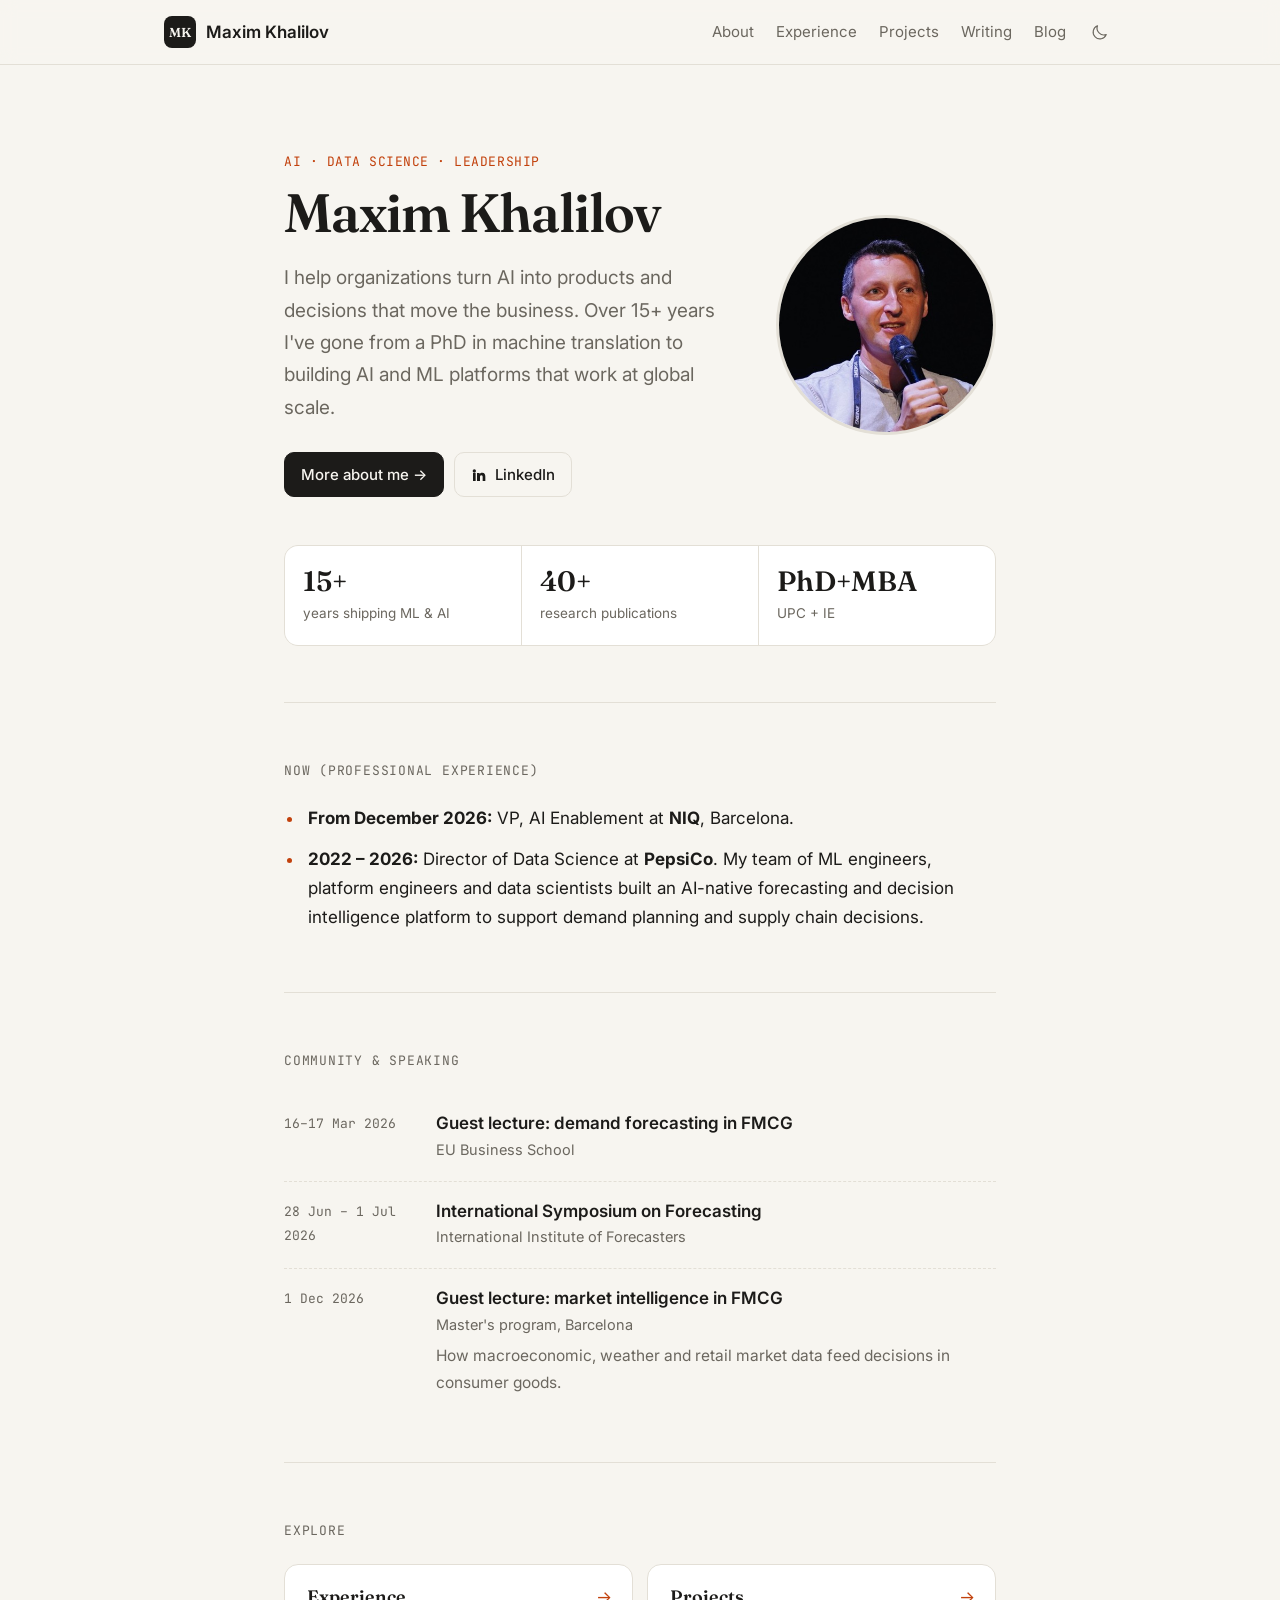
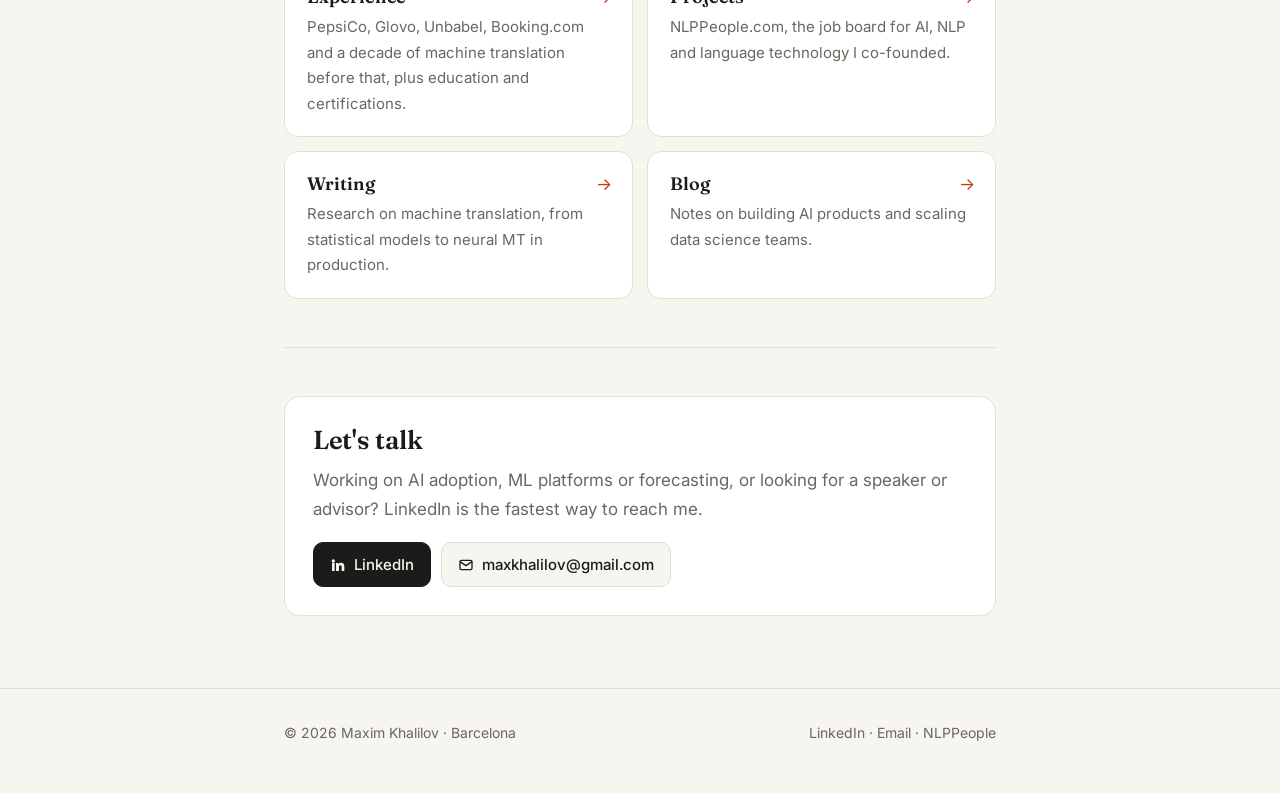
<file: index.html>
<!DOCTYPE html>
<html lang="en">
<head>
<!-- Google tag (gtag.js) -->
<script async src="https://www.googletagmanager.com/gtag/js?id=G-8NSL2WQ9PH"></script>
<script>window.dataLayer=window.dataLayer||[];function gtag(){dataLayer.push(arguments);}gtag("js",new Date());gtag("config","G-8NSL2WQ9PH");</script>
<meta charset="utf-8">
<meta name="viewport" content="width=device-width, initial-scale=1">
<title>Maxim Khalilov | AI & Data Science</title>
<meta name="description" content="Maxim Khalilov, AI & Data Science executive in Barcelona.">
<meta property="og:title" content="Maxim Khalilov | AI & Data Science">
<meta property="og:description" content="Maxim Khalilov, AI & Data Science executive in Barcelona.">
<link rel="preconnect" href="https://fonts.googleapis.com">
<link rel="preconnect" href="https://fonts.gstatic.com" crossorigin>
<link href="https://fonts.googleapis.com/css2?family=Fraunces:ital,opsz,wght@0,9..144,400;0,9..144,600;1,9..144,400&family=Inter:wght@400;500;600&family=JetBrains+Mono&display=swap" rel="stylesheet">
<script>(function(){var p=null;try{p=localStorage.getItem("theme")}catch(e){}var d=p?p==="dark":matchMedia("(prefers-color-scheme: dark)").matches;document.documentElement.dataset.theme=d?"dark":"light"})();</script>
<link rel="stylesheet" href="style.css">
</head>
<body>
<header>
  <div class="bar">
    <a class="logo" href="index.html"><span class="mark">MK</span><span>Maxim Khalilov</span></a>
    <nav><a href="about.html">About</a><a href="experience.html">Experience</a><a href="projects.html">Projects</a><a href="writing.html">Writing</a><a href="blog.html">Blog</a></nav>
    <div class="tools">
      <button class="theme-toggle" type="button" aria-label="Switch to dark mode" title="Switch to dark mode"><svg class="moon" viewBox="0 0 24 24" width="18" height="18" aria-hidden="true"><path d="M20.3 15.3A9 9 0 0 1 8.7 3.7a9 9 0 1 0 11.6 11.6Z" fill="none" stroke="currentColor" stroke-width="1.5" stroke-linejoin="round"/></svg><svg class="sun" viewBox="0 0 24 24" width="18" height="18" aria-hidden="true"><circle cx="12" cy="12" r="4" fill="none" stroke="currentColor" stroke-width="1.5"/><path d="M12 2v2m0 16v2M2 12h2m16 0h2M4.93 4.93l1.41 1.41m11.32 11.32 1.41 1.41m0-14.14-1.41 1.41M6.34 17.66l-1.41 1.41" stroke="currentColor" stroke-width="1.5" stroke-linecap="round"/></svg></button>
      <button class="menu" aria-label="Menu" onclick="document.body.classList.toggle('open')">☰</button>
    </div>
  </div>
</header>
<main class="wrap">

<div class="hero home">
  <img class="hero-photo" src="me.jpg" alt="Maxim Khalilov speaking on stage" width="400" height="400">
  <div>
  <div class="eyebrow">AI · Data Science · Leadership</div>
  <h1>Maxim Khalilov</h1>
  <p class="lede">I help organizations turn AI into products and decisions that move the business. Over 15+ years I've gone from a PhD in machine translation to building AI and ML platforms that work at global scale.</p>
  <div class="links" style="margin-top:28px">
    <a class="btn primary" href="about.html">More about me →</a>
    <a class="btn" href="https://www.linkedin.com/in/maximkhalilov/"><svg viewBox="0 0 24 24" fill="currentColor"><path d="M4.98 3.5a2.5 2.5 0 1 1 0 5 2.5 2.5 0 0 1 0-5zM3 9h4v12H3zM9 9h3.8v1.7h.1c.5-1 1.8-2 3.8-2 4 0 4.8 2.6 4.8 6V21h-4v-5.5c0-1.3 0-3-1.9-3s-2.1 1.4-2.1 2.9V21H9z"/></svg>LinkedIn</a>
  </div>
  </div>
</div>

<div class="stats trio">
  <div><b>15+</b><span>years shipping ML &amp; AI</span></div>
  <div><b>40+</b><span>research publications</span></div>
  <div><b>PhD+MBA</b><span>UPC + IE</span></div>
</div>

<section>
  <h2><span class="n">Now (professional experience)</span></h2>
  <ul class="now">
    <li><strong>From December 2026:</strong> VP, AI Enablement at <strong>NIQ</strong>, Barcelona.</li>
    <li><strong>2022 – 2026:</strong> Director of Data Science at <strong>PepsiCo</strong>. My team of ML engineers, platform engineers and data scientists built an AI-native forecasting and decision intelligence platform to support demand planning and supply chain decisions.</li>
  </ul>
</section>

<section>
  <h2><span class="n">Community &amp; speaking</span></h2>
  <ul class="list"><li><div class="meta">16–17 Mar 2026</div><div><h3>Guest lecture: demand forecasting in FMCG</h3><div class="sub">EU Business School</div></div></li><li><div class="meta">28 Jun – 1 Jul 2026</div><div><h3>International Symposium on Forecasting</h3><div class="sub">International Institute of Forecasters</div></div></li><li><div class="meta">1 Dec 2026</div><div><h3>Guest lecture: market intelligence in FMCG</h3><div class="sub">Master's program, Barcelona</div><p>How macroeconomic, weather and retail market data feed decisions in consumer goods.</p></div></li></ul>
</section>

<section>
  <h2><span class="n">Explore</span></h2>
  <div class="cards">
    <a class="card" href="experience.html"><h3>Experience</h3><p>PepsiCo, Glovo, Unbabel, Booking.com and a decade of machine translation before that, plus education and certifications.</p><span>→</span></a>
    <a class="card" href="projects.html"><h3>Projects</h3><p>NLPPeople.com, the job board for AI, NLP and language technology I co-founded.</p><span>→</span></a>
    <a class="card" href="writing.html"><h3>Writing</h3><p>Research on machine translation, from statistical models to neural MT in production.</p><span>→</span></a>
    <a class="card" href="blog.html"><h3>Blog</h3><p>Notes on building AI products and scaling data science teams.</p><span>→</span></a>
  </div>
</section>

<section>
  <div class="cta">
    <h2>Let's talk</h2>
    <p>Working on AI adoption, ML platforms or forecasting, or looking for a speaker or advisor? LinkedIn is the fastest way to reach me.</p>
    <div class="links">
      <a class="btn primary" href="https://www.linkedin.com/in/maximkhalilov/"><svg viewBox="0 0 24 24" fill="currentColor"><path d="M4.98 3.5a2.5 2.5 0 1 1 0 5 2.5 2.5 0 0 1 0-5zM3 9h4v12H3zM9 9h3.8v1.7h.1c.5-1 1.8-2 3.8-2 4 0 4.8 2.6 4.8 6V21h-4v-5.5c0-1.3 0-3-1.9-3s-2.1 1.4-2.1 2.9V21H9z"/></svg>LinkedIn</a>
      <a class="btn" href="mailto:maxkhalilov@gmail.com"><svg viewBox="0 0 24 24" fill="none" stroke="currentColor" stroke-width="2"><rect x="3" y="5" width="18" height="14" rx="2"/><path d="m3 7 9 6 9-6"/></svg>maxkhalilov@gmail.com</a>
    </div>
  </div>
</section>

</main>
<footer>
  <div class="wrap foot">
    <span>© 2026 Maxim Khalilov · Barcelona</span>
    <span><a href="https://www.linkedin.com/in/maximkhalilov/">LinkedIn</a> · <a href="mailto:maxkhalilov@gmail.com">Email</a> · <a href="https://www.nlppeople.com/">NLPPeople</a></span>
  </div>
</footer>
<script src="theme.js"></script>
</body>
</html>
</file>
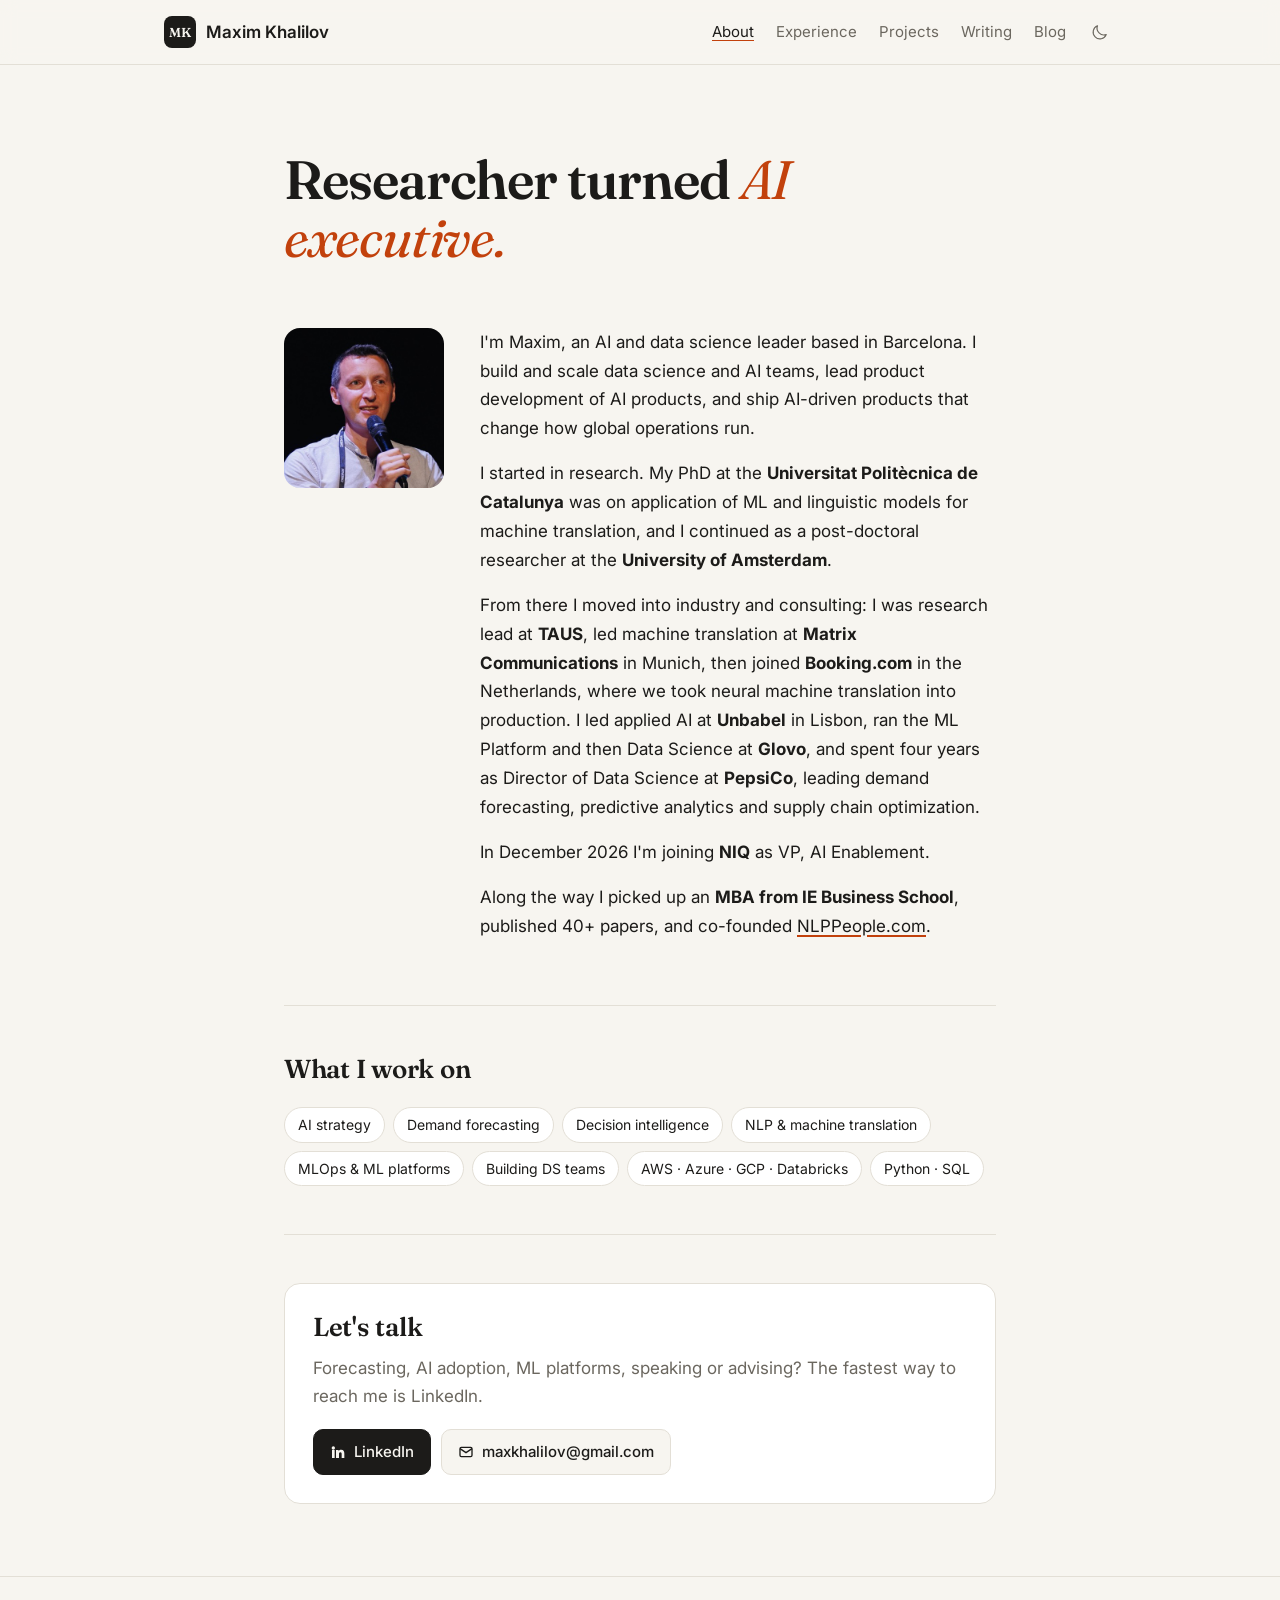
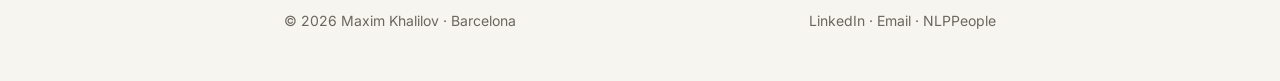
<file: about.html>
<!DOCTYPE html>
<html lang="en">
<head>
<!-- Google tag (gtag.js) -->
<script async src="https://www.googletagmanager.com/gtag/js?id=G-8NSL2WQ9PH"></script>
<script>window.dataLayer=window.dataLayer||[];function gtag(){dataLayer.push(arguments);}gtag("js",new Date());gtag("config","G-8NSL2WQ9PH");</script>
<meta charset="utf-8">
<meta name="viewport" content="width=device-width, initial-scale=1">
<title>About | Maxim Khalilov</title>
<meta name="description" content="Maxim Khalilov, AI & Data Science executive in Barcelona.">
<meta property="og:title" content="About | Maxim Khalilov">
<meta property="og:description" content="Maxim Khalilov, AI & Data Science executive in Barcelona.">
<link rel="preconnect" href="https://fonts.googleapis.com">
<link rel="preconnect" href="https://fonts.gstatic.com" crossorigin>
<link href="https://fonts.googleapis.com/css2?family=Fraunces:ital,opsz,wght@0,9..144,400;0,9..144,600;1,9..144,400&family=Inter:wght@400;500;600&family=JetBrains+Mono&display=swap" rel="stylesheet">
<script>(function(){var p=null;try{p=localStorage.getItem("theme")}catch(e){}var d=p?p==="dark":matchMedia("(prefers-color-scheme: dark)").matches;document.documentElement.dataset.theme=d?"dark":"light"})();</script>
<link rel="stylesheet" href="style.css">
</head>
<body>
<header>
  <div class="bar">
    <a class="logo" href="index.html"><span class="mark">MK</span><span>Maxim Khalilov</span></a>
    <nav><a href="about.html" aria-current="page">About</a><a href="experience.html">Experience</a><a href="projects.html">Projects</a><a href="writing.html">Writing</a><a href="blog.html">Blog</a></nav>
    <div class="tools">
      <button class="theme-toggle" type="button" aria-label="Switch to dark mode" title="Switch to dark mode"><svg class="moon" viewBox="0 0 24 24" width="18" height="18" aria-hidden="true"><path d="M20.3 15.3A9 9 0 0 1 8.7 3.7a9 9 0 1 0 11.6 11.6Z" fill="none" stroke="currentColor" stroke-width="1.5" stroke-linejoin="round"/></svg><svg class="sun" viewBox="0 0 24 24" width="18" height="18" aria-hidden="true"><circle cx="12" cy="12" r="4" fill="none" stroke="currentColor" stroke-width="1.5"/><path d="M12 2v2m0 16v2M2 12h2m16 0h2M4.93 4.93l1.41 1.41m11.32 11.32 1.41 1.41m0-14.14-1.41 1.41M6.34 17.66l-1.41 1.41" stroke="currentColor" stroke-width="1.5" stroke-linecap="round"/></svg></button>
      <button class="menu" aria-label="Menu" onclick="document.body.classList.toggle('open')">☰</button>
    </div>
  </div>
</header>
<main class="wrap">
<div class="hero small"><h1>Researcher turned <em>AI executive.</em></h1></div>
<section class="first">
  <div class="about">
    <div class="portrait"><img src="me.jpg" alt="Maxim Khalilov speaking on stage"></div>
    <div class="prose">
      <p>I'm Maxim, an AI and data science leader based in Barcelona. I build and scale data science and AI teams, lead product development of AI products, and ship AI-driven products that change how global operations run.</p>
      <p>I started in research. My PhD at the <strong>Universitat Politècnica de Catalunya</strong> was on application of ML and linguistic models for machine translation, and I continued as a post-doctoral researcher at the <strong>University of Amsterdam</strong>.</p>
      <p>From there I moved into industry and consulting: I was research lead at <strong>TAUS</strong>, led machine translation at <strong>Matrix Communications</strong> in Munich, then joined <strong>Booking.com</strong> in the Netherlands, where we took neural machine translation into production. I led applied AI at <strong>Unbabel</strong> in Lisbon, ran the ML Platform and then Data Science at <strong>Glovo</strong>, and spent four years as Director of Data Science at <strong>PepsiCo</strong>, leading demand forecasting, predictive analytics and supply chain optimization.</p>
      <p>In December 2026 I'm joining <strong>NIQ</strong> as VP, AI Enablement.</p>
      <p>Along the way I picked up an <strong>MBA from IE Business School</strong>, published 40+ papers, and co-founded <a href="projects.html">NLPPeople.com</a>.</p>
    </div>
  </div>
</section>

<section>
  <h2>What I work on</h2>
  <div class="chips">
    <span>AI strategy</span><span>Demand forecasting</span><span>Decision intelligence</span><span>NLP &amp; machine translation</span><span>MLOps &amp; ML platforms</span><span>Building DS teams</span><span>AWS · Azure · GCP · Databricks</span><span>Python · SQL</span>
  </div>
</section>

<section>
  <div class="cta">
    <h2>Let's talk</h2>
    <p>Forecasting, AI adoption, ML platforms, speaking or advising? The fastest way to reach me is LinkedIn.</p>
    <div class="links">
      <a class="btn primary" href="https://www.linkedin.com/in/maximkhalilov/"><svg viewBox="0 0 24 24" fill="currentColor"><path d="M4.98 3.5a2.5 2.5 0 1 1 0 5 2.5 2.5 0 0 1 0-5zM3 9h4v12H3zM9 9h3.8v1.7h.1c.5-1 1.8-2 3.8-2 4 0 4.8 2.6 4.8 6V21h-4v-5.5c0-1.3 0-3-1.9-3s-2.1 1.4-2.1 2.9V21H9z"/></svg>LinkedIn</a>
      <a class="btn" href="mailto:maxkhalilov@gmail.com"><svg viewBox="0 0 24 24" fill="none" stroke="currentColor" stroke-width="2"><rect x="3" y="5" width="18" height="14" rx="2"/><path d="m3 7 9 6 9-6"/></svg>maxkhalilov@gmail.com</a>
    </div>
  </div>
</section>

</main>
<footer>
  <div class="wrap foot">
    <span>© 2026 Maxim Khalilov · Barcelona</span>
    <span><a href="https://www.linkedin.com/in/maximkhalilov/">LinkedIn</a> · <a href="mailto:maxkhalilov@gmail.com">Email</a> · <a href="https://www.nlppeople.com/">NLPPeople</a></span>
  </div>
</footer>
<script src="theme.js"></script>
</body>
</html>
</file>
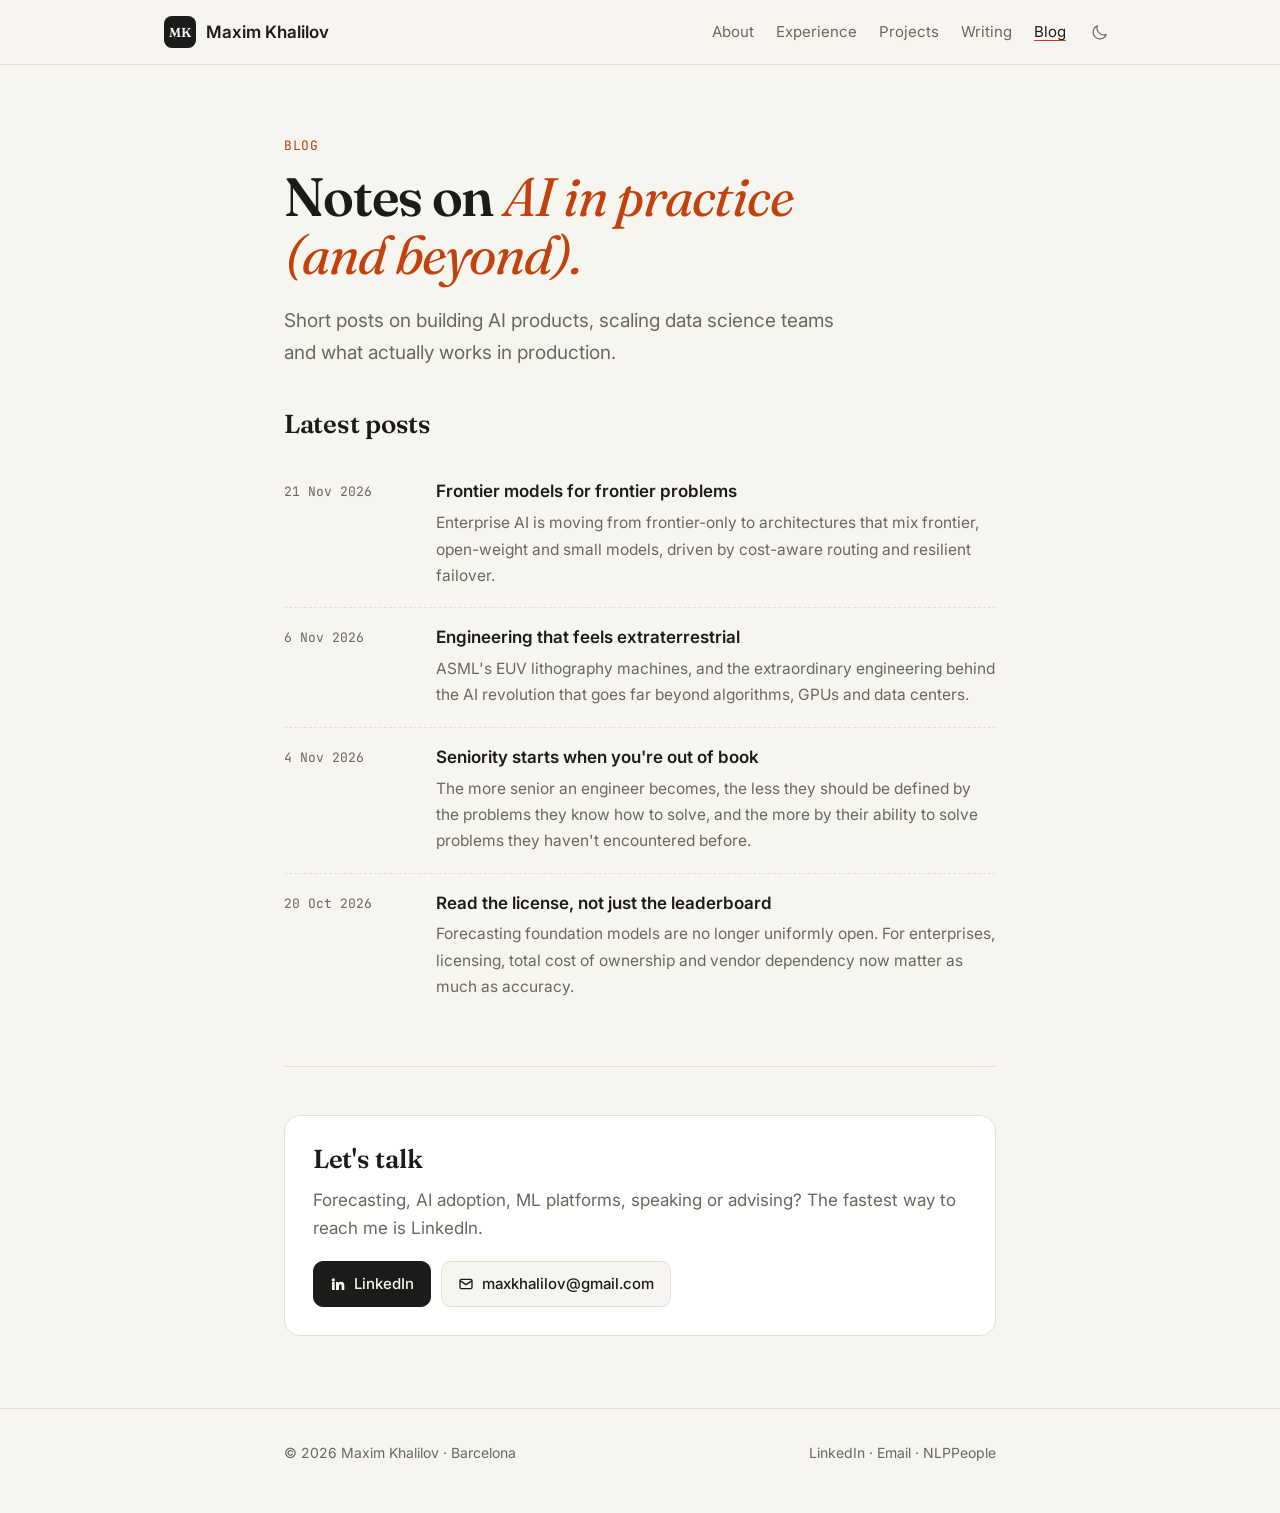
<file: blog.html>
<!DOCTYPE html>
<html lang="en">
<head>
<!-- Google tag (gtag.js) -->
<script async src="https://www.googletagmanager.com/gtag/js?id=G-8NSL2WQ9PH"></script>
<script>window.dataLayer=window.dataLayer||[];function gtag(){dataLayer.push(arguments);}gtag("js",new Date());gtag("config","G-8NSL2WQ9PH");</script>
<meta charset="utf-8">
<meta name="viewport" content="width=device-width, initial-scale=1">
<title>Blog | Maxim Khalilov</title>
<meta name="description" content="Maxim Khalilov, AI & Data Science executive in Barcelona.">
<meta property="og:title" content="Blog | Maxim Khalilov">
<meta property="og:description" content="Maxim Khalilov, AI & Data Science executive in Barcelona.">
<link rel="preconnect" href="https://fonts.googleapis.com">
<link rel="preconnect" href="https://fonts.gstatic.com" crossorigin>
<link href="https://fonts.googleapis.com/css2?family=Fraunces:ital,opsz,wght@0,9..144,400;0,9..144,600;1,9..144,400&family=Inter:wght@400;500;600&family=JetBrains+Mono&display=swap" rel="stylesheet">
<script>(function(){var p=null;try{p=localStorage.getItem("theme")}catch(e){}var d=p?p==="dark":matchMedia("(prefers-color-scheme: dark)").matches;document.documentElement.dataset.theme=d?"dark":"light"})();</script>
<link rel="stylesheet" href="style.css">
</head>
<body>
<header>
  <div class="bar">
    <a class="logo" href="index.html"><span class="mark">MK</span><span>Maxim Khalilov</span></a>
    <nav><a href="about.html">About</a><a href="experience.html">Experience</a><a href="projects.html">Projects</a><a href="writing.html">Writing</a><a href="blog.html" aria-current="page">Blog</a></nav>
    <div class="tools">
      <button class="theme-toggle" type="button" aria-label="Switch to dark mode" title="Switch to dark mode"><svg class="moon" viewBox="0 0 24 24" width="18" height="18" aria-hidden="true"><path d="M20.3 15.3A9 9 0 0 1 8.7 3.7a9 9 0 1 0 11.6 11.6Z" fill="none" stroke="currentColor" stroke-width="1.5" stroke-linejoin="round"/></svg><svg class="sun" viewBox="0 0 24 24" width="18" height="18" aria-hidden="true"><circle cx="12" cy="12" r="4" fill="none" stroke="currentColor" stroke-width="1.5"/><path d="M12 2v2m0 16v2M2 12h2m16 0h2M4.93 4.93l1.41 1.41m11.32 11.32 1.41 1.41m0-14.14-1.41 1.41M6.34 17.66l-1.41 1.41" stroke="currentColor" stroke-width="1.5" stroke-linecap="round"/></svg></button>
      <button class="menu" aria-label="Menu" onclick="document.body.classList.toggle('open')">☰</button>
    </div>
  </div>
</header>
<main class="wrap">
<div class="hero small"><div class="eyebrow">Blog</div><h1>Notes on <em>AI in practice (and&nbsp;beyond).</em></h1><p class="lede">Short posts on building AI products, scaling data science teams and what actually works in production.</p></div>
<section class="first">
  <h2>Latest posts</h2>
  <ul class="list posts"><li><div class="meta"><time datetime="2026-11-21">21 Nov 2026</time></div><div><h3><a href="frontier-model-routing.html">Frontier models for frontier problems</a></h3><p>Enterprise AI is moving from frontier-only to architectures that mix frontier, open-weight and small models, driven by cost-aware routing and resilient failover.</p></div></li><li><div class="meta"><time datetime="2026-11-06">6 Nov 2026</time></div><div><h3><a href="euv-lithography.html">Engineering that feels extraterrestrial</a></h3><p>ASML's EUV lithography machines, and the extraordinary engineering behind the AI revolution that goes far beyond algorithms, GPUs and data centers.</p></div></li><li><div class="meta"><time datetime="2026-11-04">4 Nov 2026</time></div><div><h3><a href="seniority-out-of-book.html">Seniority starts when you're out of book</a></h3><p>The more senior an engineer becomes, the less they should be defined by the problems they know how to solve, and the more by their ability to solve problems they haven't encountered before.</p></div></li><li><div class="meta"><time datetime="2026-10-20">20 Oct 2026</time></div><div><h3><a href="forecasting-model-licenses.html">Read the license, not just the leaderboard</a></h3><p>Forecasting foundation models are no longer uniformly open. For enterprises, licensing, total cost of ownership and vendor dependency now matter as much as accuracy.</p></div></li></ul>
</section>

<section>
  <div class="cta">
    <h2>Let's talk</h2>
    <p>Forecasting, AI adoption, ML platforms, speaking or advising? The fastest way to reach me is LinkedIn.</p>
    <div class="links">
      <a class="btn primary" href="https://www.linkedin.com/in/maximkhalilov/"><svg viewBox="0 0 24 24" fill="currentColor"><path d="M4.98 3.5a2.5 2.5 0 1 1 0 5 2.5 2.5 0 0 1 0-5zM3 9h4v12H3zM9 9h3.8v1.7h.1c.5-1 1.8-2 3.8-2 4 0 4.8 2.6 4.8 6V21h-4v-5.5c0-1.3 0-3-1.9-3s-2.1 1.4-2.1 2.9V21H9z"/></svg>LinkedIn</a>
      <a class="btn" href="mailto:maxkhalilov@gmail.com"><svg viewBox="0 0 24 24" fill="none" stroke="currentColor" stroke-width="2"><rect x="3" y="5" width="18" height="14" rx="2"/><path d="m3 7 9 6 9-6"/></svg>maxkhalilov@gmail.com</a>
    </div>
  </div>
</section>

</main>
<footer>
  <div class="wrap foot">
    <span>© 2026 Maxim Khalilov · Barcelona</span>
    <span><a href="https://www.linkedin.com/in/maximkhalilov/">LinkedIn</a> · <a href="mailto:maxkhalilov@gmail.com">Email</a> · <a href="https://www.nlppeople.com/">NLPPeople</a></span>
  </div>
</footer>
<script src="theme.js"></script>
</body>
</html>
</file>
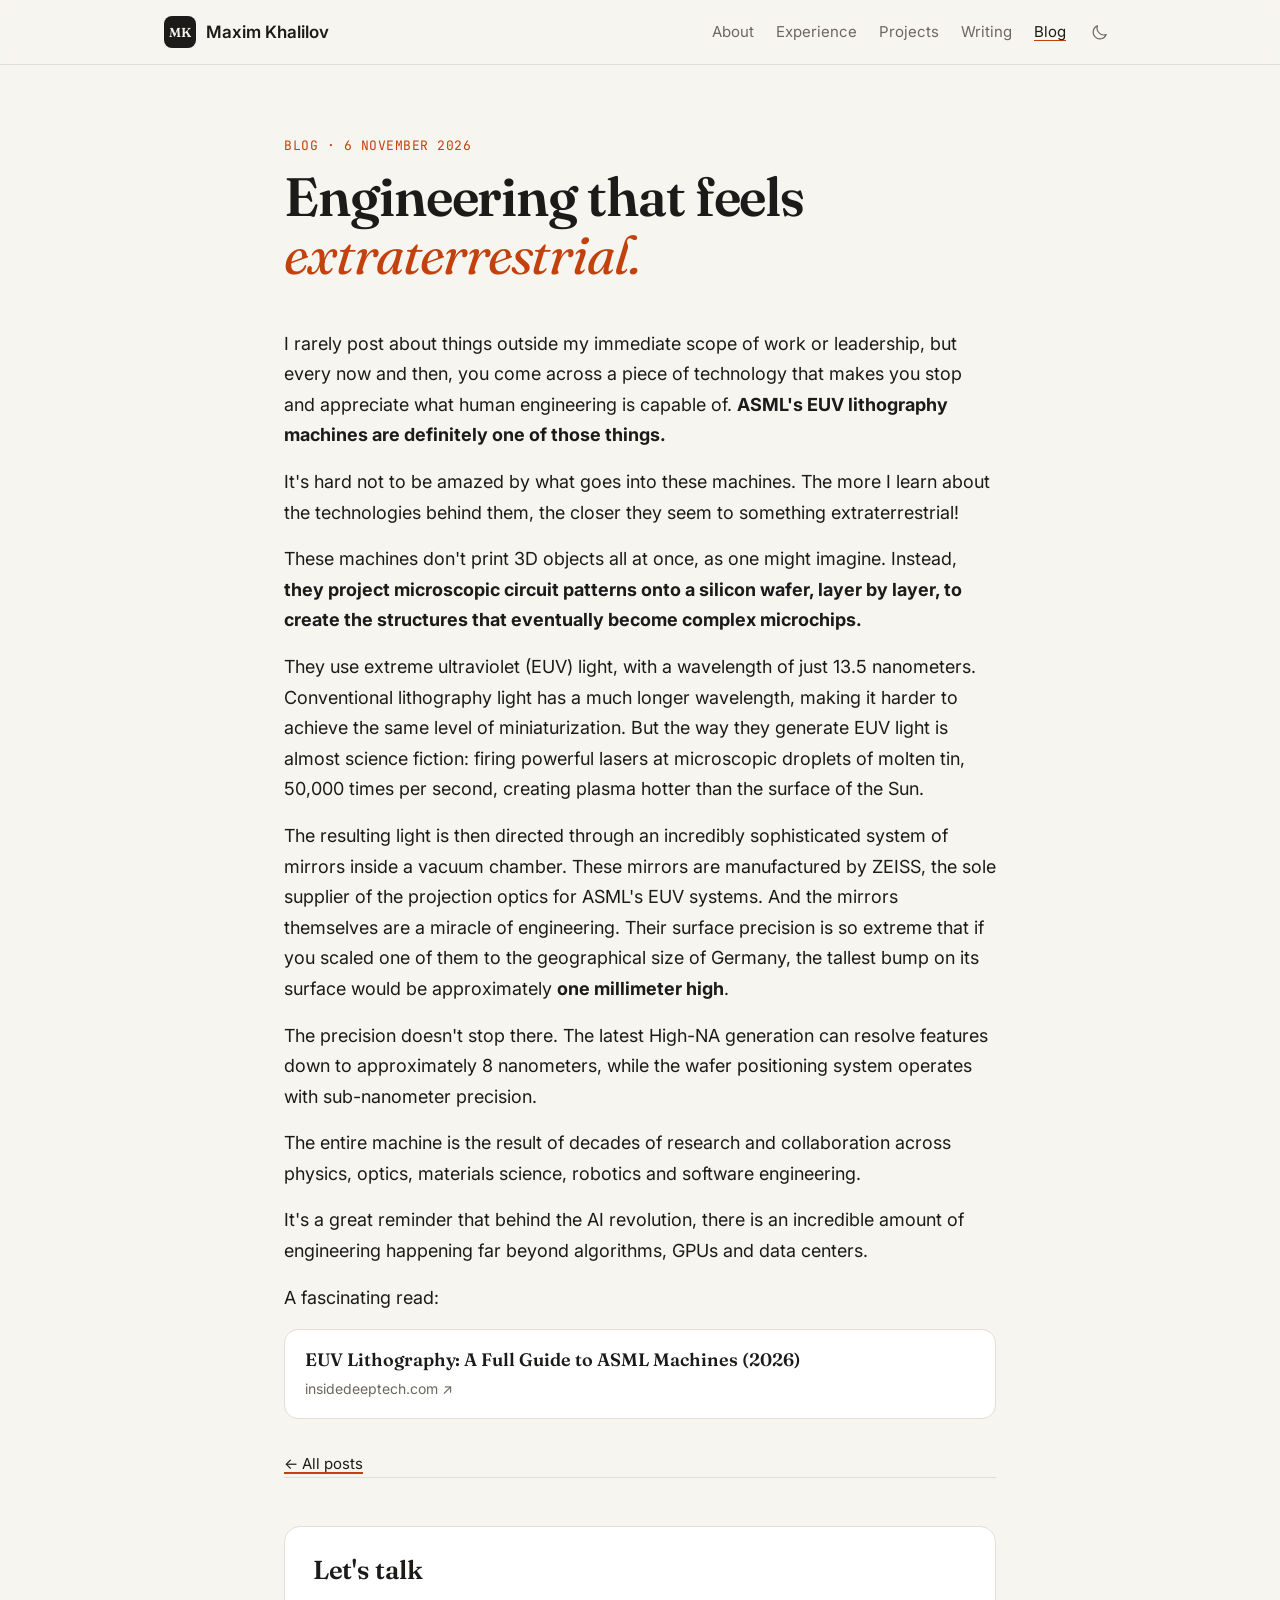
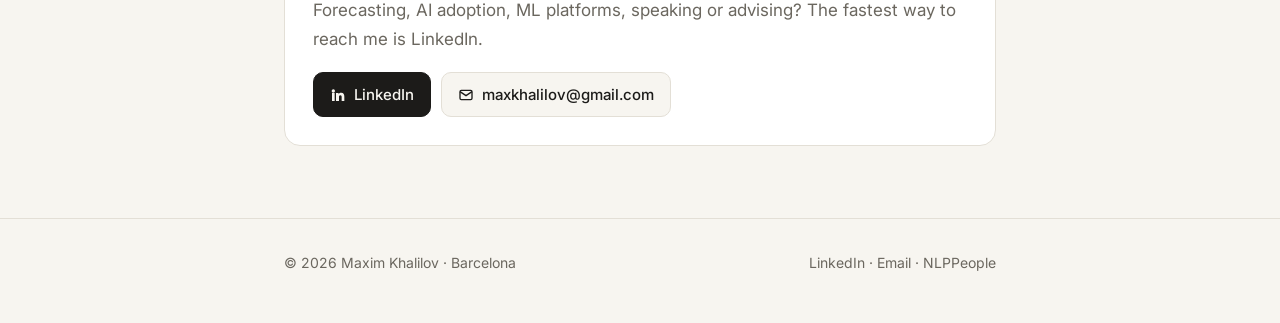
<file: euv-lithography.html>
<!DOCTYPE html>
<html lang="en">
<head>
<!-- Google tag (gtag.js) -->
<script async src="https://www.googletagmanager.com/gtag/js?id=G-8NSL2WQ9PH"></script>
<script>window.dataLayer=window.dataLayer||[];function gtag(){dataLayer.push(arguments);}gtag("js",new Date());gtag("config","G-8NSL2WQ9PH");</script>
<meta charset="utf-8">
<meta name="viewport" content="width=device-width, initial-scale=1">
<title>Engineering that feels extraterrestrial | Maxim Khalilov</title>
<meta name="description" content="ASML&#x27;s EUV lithography machines, and the extraordinary engineering behind the AI revolution that goes far beyond algorithms, GPUs and data centers.">
<meta property="og:title" content="Engineering that feels extraterrestrial">
<meta property="og:description" content="ASML&#x27;s EUV lithography machines, and the extraordinary engineering behind the AI revolution that goes far beyond algorithms, GPUs and data centers.">
<link rel="preconnect" href="https://fonts.googleapis.com">
<link rel="preconnect" href="https://fonts.gstatic.com" crossorigin>
<link href="https://fonts.googleapis.com/css2?family=Fraunces:ital,opsz,wght@0,9..144,400;0,9..144,600;1,9..144,400&family=Inter:wght@400;500;600&family=JetBrains+Mono&display=swap" rel="stylesheet">
<script>(function(){var p=null;try{p=localStorage.getItem("theme")}catch(e){}var d=p?p==="dark":matchMedia("(prefers-color-scheme: dark)").matches;document.documentElement.dataset.theme=d?"dark":"light"})();</script>
<link rel="stylesheet" href="style.css">
</head>
<body>
<header>
  <div class="bar">
    <a class="logo" href="index.html"><span class="mark">MK</span><span>Maxim Khalilov</span></a>
    <nav><a href="about.html">About</a><a href="experience.html">Experience</a><a href="projects.html">Projects</a><a href="writing.html">Writing</a><a href="blog.html" aria-current="page">Blog</a></nav>
    <div class="tools">
      <button class="theme-toggle" type="button" aria-label="Switch to dark mode" title="Switch to dark mode"><svg class="moon" viewBox="0 0 24 24" width="18" height="18" aria-hidden="true"><path d="M20.3 15.3A9 9 0 0 1 8.7 3.7a9 9 0 1 0 11.6 11.6Z" fill="none" stroke="currentColor" stroke-width="1.5" stroke-linejoin="round"/></svg><svg class="sun" viewBox="0 0 24 24" width="18" height="18" aria-hidden="true"><circle cx="12" cy="12" r="4" fill="none" stroke="currentColor" stroke-width="1.5"/><path d="M12 2v2m0 16v2M2 12h2m16 0h2M4.93 4.93l1.41 1.41m11.32 11.32 1.41 1.41m0-14.14-1.41 1.41M6.34 17.66l-1.41 1.41" stroke="currentColor" stroke-width="1.5" stroke-linecap="round"/></svg></button>
      <button class="menu" aria-label="Menu" onclick="document.body.classList.toggle('open')">☰</button>
    </div>
  </div>
</header>
<main class="wrap">
<article class="post">
<div class="hero small"><div class="eyebrow"><a href="blog.html">Blog</a> · <time datetime="2026-11-06">6 November 2026</time></div><h1>Engineering that feels <em>extraterrestrial.</em></h1></div>

<div class="prose post-body">
  <p>I rarely post about things outside my immediate scope of work or leadership, but every now and then, you come across a piece of technology that makes you stop and appreciate what human engineering is capable of. <strong>ASML's EUV lithography machines are definitely one of those things.</strong></p>
  <p>It's hard not to be amazed by what goes into these machines. The more I learn about the technologies behind them, the closer they seem to something extraterrestrial!</p>
  <p>These machines don't print 3D objects all at once, as one might imagine. Instead, <strong>they project microscopic circuit patterns onto a silicon wafer, layer by layer, to create the structures that eventually become complex microchips.</strong></p>
  <p>They use extreme ultraviolet (EUV) light, with a wavelength of just 13.5 nanometers. Conventional lithography light has a much longer wavelength, making it harder to achieve the same level of miniaturization. But the way they generate EUV light is almost science fiction: firing powerful lasers at microscopic droplets of molten tin, 50,000 times per second, creating plasma hotter than the surface of the Sun.</p>
  <p>The resulting light is then directed through an incredibly sophisticated system of mirrors inside a vacuum chamber. These mirrors are manufactured by ZEISS, the sole supplier of the projection optics for ASML's EUV systems. And the mirrors themselves are a miracle of engineering. Their surface precision is so extreme that if you scaled one of them to the geographical size of Germany, the tallest bump on its surface would be approximately <strong>one millimeter high</strong>.</p>
  <p>The precision doesn't stop there. The latest High-NA generation can resolve features down to approximately 8 nanometers, while the wafer positioning system operates with sub-nanometer precision.</p>
  <p>The entire machine is the result of decades of research and collaboration across physics, optics, materials science, robotics and software engineering.</p>
  <p>It's a great reminder that behind the AI revolution, there is an incredible amount of engineering happening far beyond algorithms, GPUs and data centers.</p>
  <p>A fascinating read:</p>
</div>

<a class="linkcard" href="https://www.insidedeeptech.com/euv-lithography-asml-machines-full-guide/" rel="noopener">
  <span class="linkcard-title">EUV Lithography: A Full Guide to ASML Machines (2026)</span>
  <span class="linkcard-host">insidedeeptech.com ↗</span>
</a>

<p class="post-foot"><a href="blog.html">← All posts</a></p>
</article>

<section>
  <div class="cta">
    <h2>Let's talk</h2>
    <p>Forecasting, AI adoption, ML platforms, speaking or advising? The fastest way to reach me is LinkedIn.</p>
    <div class="links">
      <a class="btn primary" href="https://www.linkedin.com/in/maximkhalilov/"><svg viewBox="0 0 24 24" fill="currentColor"><path d="M4.98 3.5a2.5 2.5 0 1 1 0 5 2.5 2.5 0 0 1 0-5zM3 9h4v12H3zM9 9h3.8v1.7h.1c.5-1 1.8-2 3.8-2 4 0 4.8 2.6 4.8 6V21h-4v-5.5c0-1.3 0-3-1.9-3s-2.1 1.4-2.1 2.9V21H9z"/></svg>LinkedIn</a>
      <a class="btn" href="mailto:maxkhalilov@gmail.com"><svg viewBox="0 0 24 24" fill="none" stroke="currentColor" stroke-width="2"><rect x="3" y="5" width="18" height="14" rx="2"/><path d="m3 7 9 6 9-6"/></svg>maxkhalilov@gmail.com</a>
    </div>
  </div>
</section>

</main>
<footer>
  <div class="wrap foot">
    <span>© 2026 Maxim Khalilov · Barcelona</span>
    <span><a href="https://www.linkedin.com/in/maximkhalilov/">LinkedIn</a> · <a href="mailto:maxkhalilov@gmail.com">Email</a> · <a href="https://www.nlppeople.com/">NLPPeople</a></span>
  </div>
</footer>
<script src="theme.js"></script>
</body>
</html>
</file>
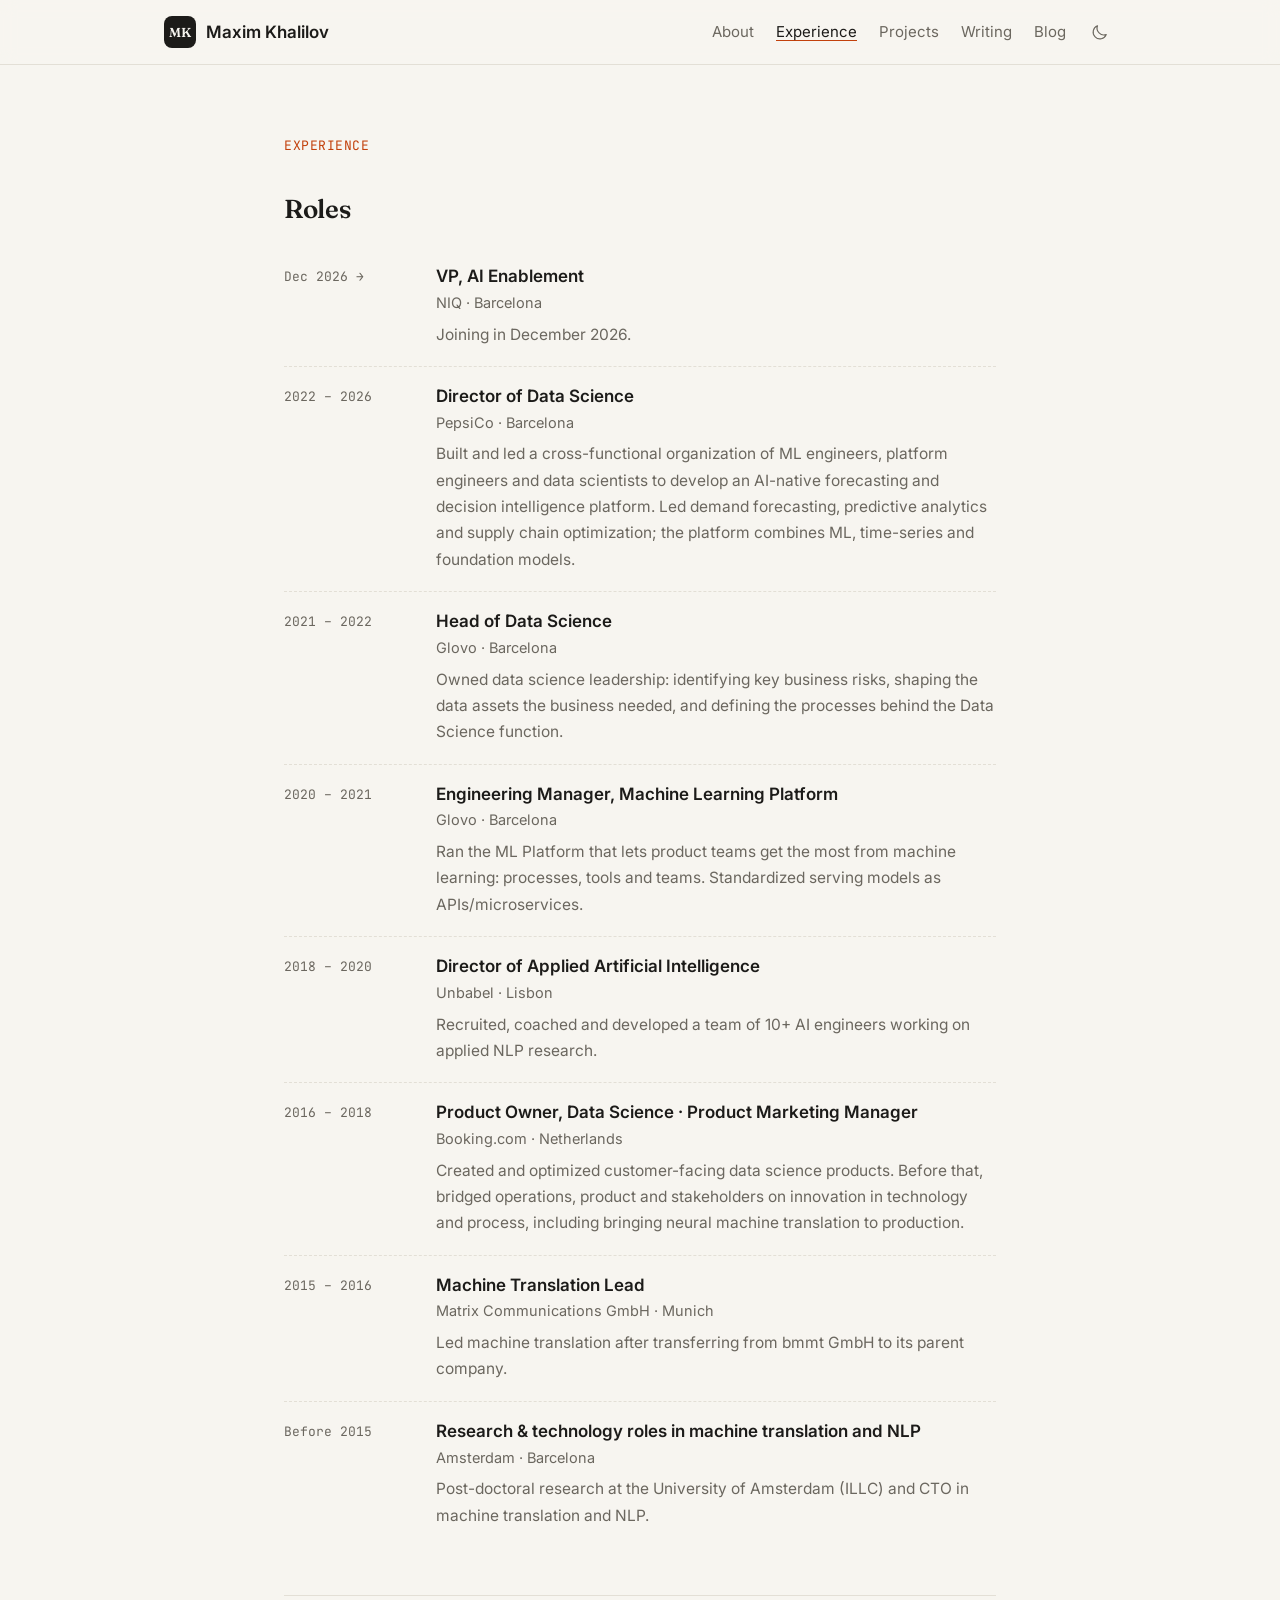
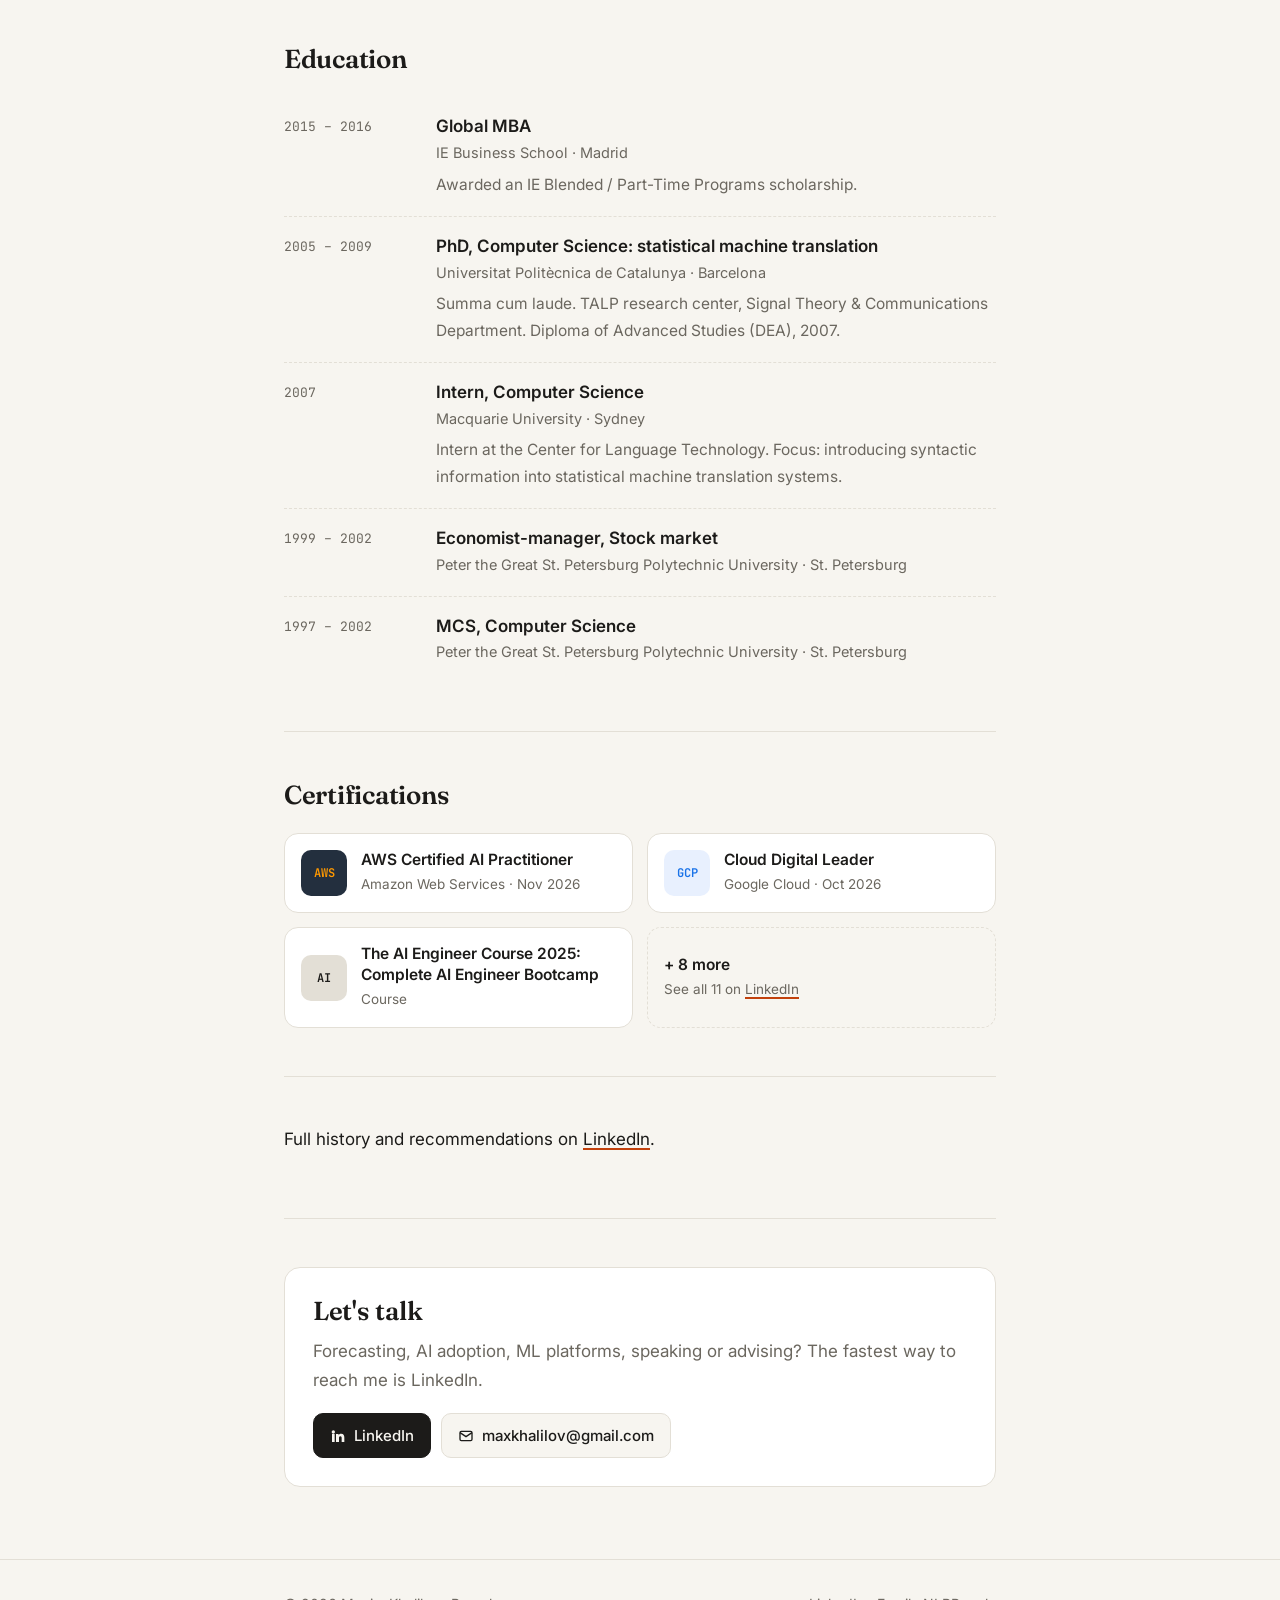
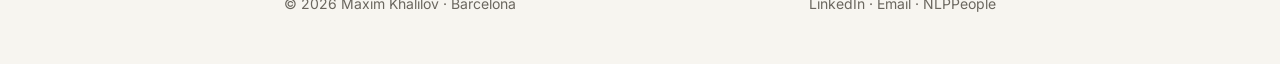
<file: experience.html>
<!DOCTYPE html>
<html lang="en">
<head>
<!-- Google tag (gtag.js) -->
<script async src="https://www.googletagmanager.com/gtag/js?id=G-8NSL2WQ9PH"></script>
<script>window.dataLayer=window.dataLayer||[];function gtag(){dataLayer.push(arguments);}gtag("js",new Date());gtag("config","G-8NSL2WQ9PH");</script>
<meta charset="utf-8">
<meta name="viewport" content="width=device-width, initial-scale=1">
<title>Experience | Maxim Khalilov</title>
<meta name="description" content="Maxim Khalilov, AI & Data Science executive in Barcelona.">
<meta property="og:title" content="Experience | Maxim Khalilov">
<meta property="og:description" content="Maxim Khalilov, AI & Data Science executive in Barcelona.">
<link rel="preconnect" href="https://fonts.googleapis.com">
<link rel="preconnect" href="https://fonts.gstatic.com" crossorigin>
<link href="https://fonts.googleapis.com/css2?family=Fraunces:ital,opsz,wght@0,9..144,400;0,9..144,600;1,9..144,400&family=Inter:wght@400;500;600&family=JetBrains+Mono&display=swap" rel="stylesheet">
<script>(function(){var p=null;try{p=localStorage.getItem("theme")}catch(e){}var d=p?p==="dark":matchMedia("(prefers-color-scheme: dark)").matches;document.documentElement.dataset.theme=d?"dark":"light"})();</script>
<link rel="stylesheet" href="style.css">
</head>
<body>
<header>
  <div class="bar">
    <a class="logo" href="index.html"><span class="mark">MK</span><span>Maxim Khalilov</span></a>
    <nav><a href="about.html">About</a><a href="experience.html" aria-current="page">Experience</a><a href="projects.html">Projects</a><a href="writing.html">Writing</a><a href="blog.html">Blog</a></nav>
    <div class="tools">
      <button class="theme-toggle" type="button" aria-label="Switch to dark mode" title="Switch to dark mode"><svg class="moon" viewBox="0 0 24 24" width="18" height="18" aria-hidden="true"><path d="M20.3 15.3A9 9 0 0 1 8.7 3.7a9 9 0 1 0 11.6 11.6Z" fill="none" stroke="currentColor" stroke-width="1.5" stroke-linejoin="round"/></svg><svg class="sun" viewBox="0 0 24 24" width="18" height="18" aria-hidden="true"><circle cx="12" cy="12" r="4" fill="none" stroke="currentColor" stroke-width="1.5"/><path d="M12 2v2m0 16v2M2 12h2m16 0h2M4.93 4.93l1.41 1.41m11.32 11.32 1.41 1.41m0-14.14-1.41 1.41M6.34 17.66l-1.41 1.41" stroke="currentColor" stroke-width="1.5" stroke-linecap="round"/></svg></button>
      <button class="menu" aria-label="Menu" onclick="document.body.classList.toggle('open')">☰</button>
    </div>
  </div>
</header>
<main class="wrap">
<div class="hero small"><div class="eyebrow">Experience</div></div>
<section class="first">
<h2>Roles</h2>
<ul class="list"><li><div class="meta">Dec 2026 →</div><div><h3>VP, AI Enablement</h3><div class="sub">NIQ · Barcelona</div><p>Joining in December 2026.</p></div></li><li><div class="meta">2022 – 2026</div><div><h3>Director of Data Science</h3><div class="sub">PepsiCo · Barcelona</div><p>Built and led a cross-functional organization of ML engineers, platform engineers and data scientists to develop an AI-native forecasting and decision intelligence platform. Led demand forecasting, predictive analytics and supply chain optimization; the platform combines ML, time-series and foundation models.</p></div></li><li><div class="meta">2021 – 2022</div><div><h3>Head of Data Science</h3><div class="sub">Glovo · Barcelona</div><p>Owned data science leadership: identifying key business risks, shaping the data assets the business needed, and defining the processes behind the Data Science function.</p></div></li><li><div class="meta">2020 – 2021</div><div><h3>Engineering Manager, Machine Learning Platform</h3><div class="sub">Glovo · Barcelona</div><p>Ran the ML Platform that lets product teams get the most from machine learning: processes, tools and teams. Standardized serving models as APIs/microservices.</p></div></li><li><div class="meta">2018 – 2020</div><div><h3>Director of Applied Artificial Intelligence</h3><div class="sub">Unbabel · Lisbon</div><p>Recruited, coached and developed a team of 10+ AI engineers working on applied NLP research.</p></div></li><li><div class="meta">2016 – 2018</div><div><h3>Product Owner, Data Science · Product Marketing Manager</h3><div class="sub">Booking.com · Netherlands</div><p>Created and optimized customer-facing data science products. Before that, bridged operations, product and stakeholders on innovation in technology and process, including bringing neural machine translation to production.</p></div></li><li><div class="meta">2015 – 2016</div><div><h3>Machine Translation Lead</h3><div class="sub">Matrix Communications GmbH · Munich</div><p>Led machine translation after transferring from bmmt GmbH to its parent company.</p></div></li><li><div class="meta">Before 2015</div><div><h3>Research &amp; technology roles in machine translation and NLP</h3><div class="sub">Amsterdam · Barcelona</div><p>Post-doctoral research at the University of Amsterdam (ILLC) and CTO in machine translation and NLP.</p></div></li></ul>
</section>
<section>
  <h2>Education</h2>
  <ul class="list"><li><div class="meta">2015 – 2016</div><div><h3>Global MBA</h3><div class="sub">IE Business School · Madrid</div><p>Awarded an IE Blended / Part-Time Programs scholarship.</p></div></li><li><div class="meta">2005 – 2009</div><div><h3>PhD, Computer Science: statistical machine translation</h3><div class="sub">Universitat Politècnica de Catalunya · Barcelona</div><p>Summa cum laude. TALP research center, Signal Theory &amp; Communications Department. Diploma of Advanced Studies (DEA), 2007.</p></div></li><li><div class="meta">2007</div><div><h3>Intern, Computer Science</h3><div class="sub">Macquarie University · Sydney</div><p>Intern at the Center for Language Technology. Focus: introducing syntactic information into statistical machine translation systems.</p></div></li><li><div class="meta">1999 – 2002</div><div><h3>Economist-manager, Stock market</h3><div class="sub">Peter the Great St. Petersburg Polytechnic University · St. Petersburg</div></div></li><li><div class="meta">1997 – 2002</div><div><h3>MCS, Computer Science</h3><div class="sub">Peter the Great St. Petersburg Polytechnic University · St. Petersburg</div></div></li></ul>
</section>

<section>
  <h2>Certifications</h2>
  <div class="certs">
    <div class="cert"><div class="issuer aws">AWS</div><div><h3>AWS Certified AI Practitioner</h3><p>Amazon Web Services · Nov 2026</p></div></div>
    <div class="cert"><div class="issuer gcp">GCP</div><div><h3>Cloud Digital Leader</h3><p>Google Cloud · Oct 2026</p></div></div>
    <div class="cert"><div class="issuer">AI</div><div><h3>The AI Engineer Course 2025: Complete AI Engineer Bootcamp</h3><p>Course</p></div></div>
    <div class="cert more"><div><h3>+ 8 more</h3><p>See all 11 on <a href="https://www.linkedin.com/in/maximkhalilov/details/certifications/">LinkedIn</a></p></div></div>
  </div>
</section>

<section>
  <div class="prose"><p>Full history and recommendations on <a href="https://www.linkedin.com/in/maximkhalilov/">LinkedIn</a>.</p></div>
</section>

<section>
  <div class="cta">
    <h2>Let's talk</h2>
    <p>Forecasting, AI adoption, ML platforms, speaking or advising? The fastest way to reach me is LinkedIn.</p>
    <div class="links">
      <a class="btn primary" href="https://www.linkedin.com/in/maximkhalilov/"><svg viewBox="0 0 24 24" fill="currentColor"><path d="M4.98 3.5a2.5 2.5 0 1 1 0 5 2.5 2.5 0 0 1 0-5zM3 9h4v12H3zM9 9h3.8v1.7h.1c.5-1 1.8-2 3.8-2 4 0 4.8 2.6 4.8 6V21h-4v-5.5c0-1.3 0-3-1.9-3s-2.1 1.4-2.1 2.9V21H9z"/></svg>LinkedIn</a>
      <a class="btn" href="mailto:maxkhalilov@gmail.com"><svg viewBox="0 0 24 24" fill="none" stroke="currentColor" stroke-width="2"><rect x="3" y="5" width="18" height="14" rx="2"/><path d="m3 7 9 6 9-6"/></svg>maxkhalilov@gmail.com</a>
    </div>
  </div>
</section>

</main>
<footer>
  <div class="wrap foot">
    <span>© 2026 Maxim Khalilov · Barcelona</span>
    <span><a href="https://www.linkedin.com/in/maximkhalilov/">LinkedIn</a> · <a href="mailto:maxkhalilov@gmail.com">Email</a> · <a href="https://www.nlppeople.com/">NLPPeople</a></span>
  </div>
</footer>
<script src="theme.js"></script>
</body>
</html>
</file>
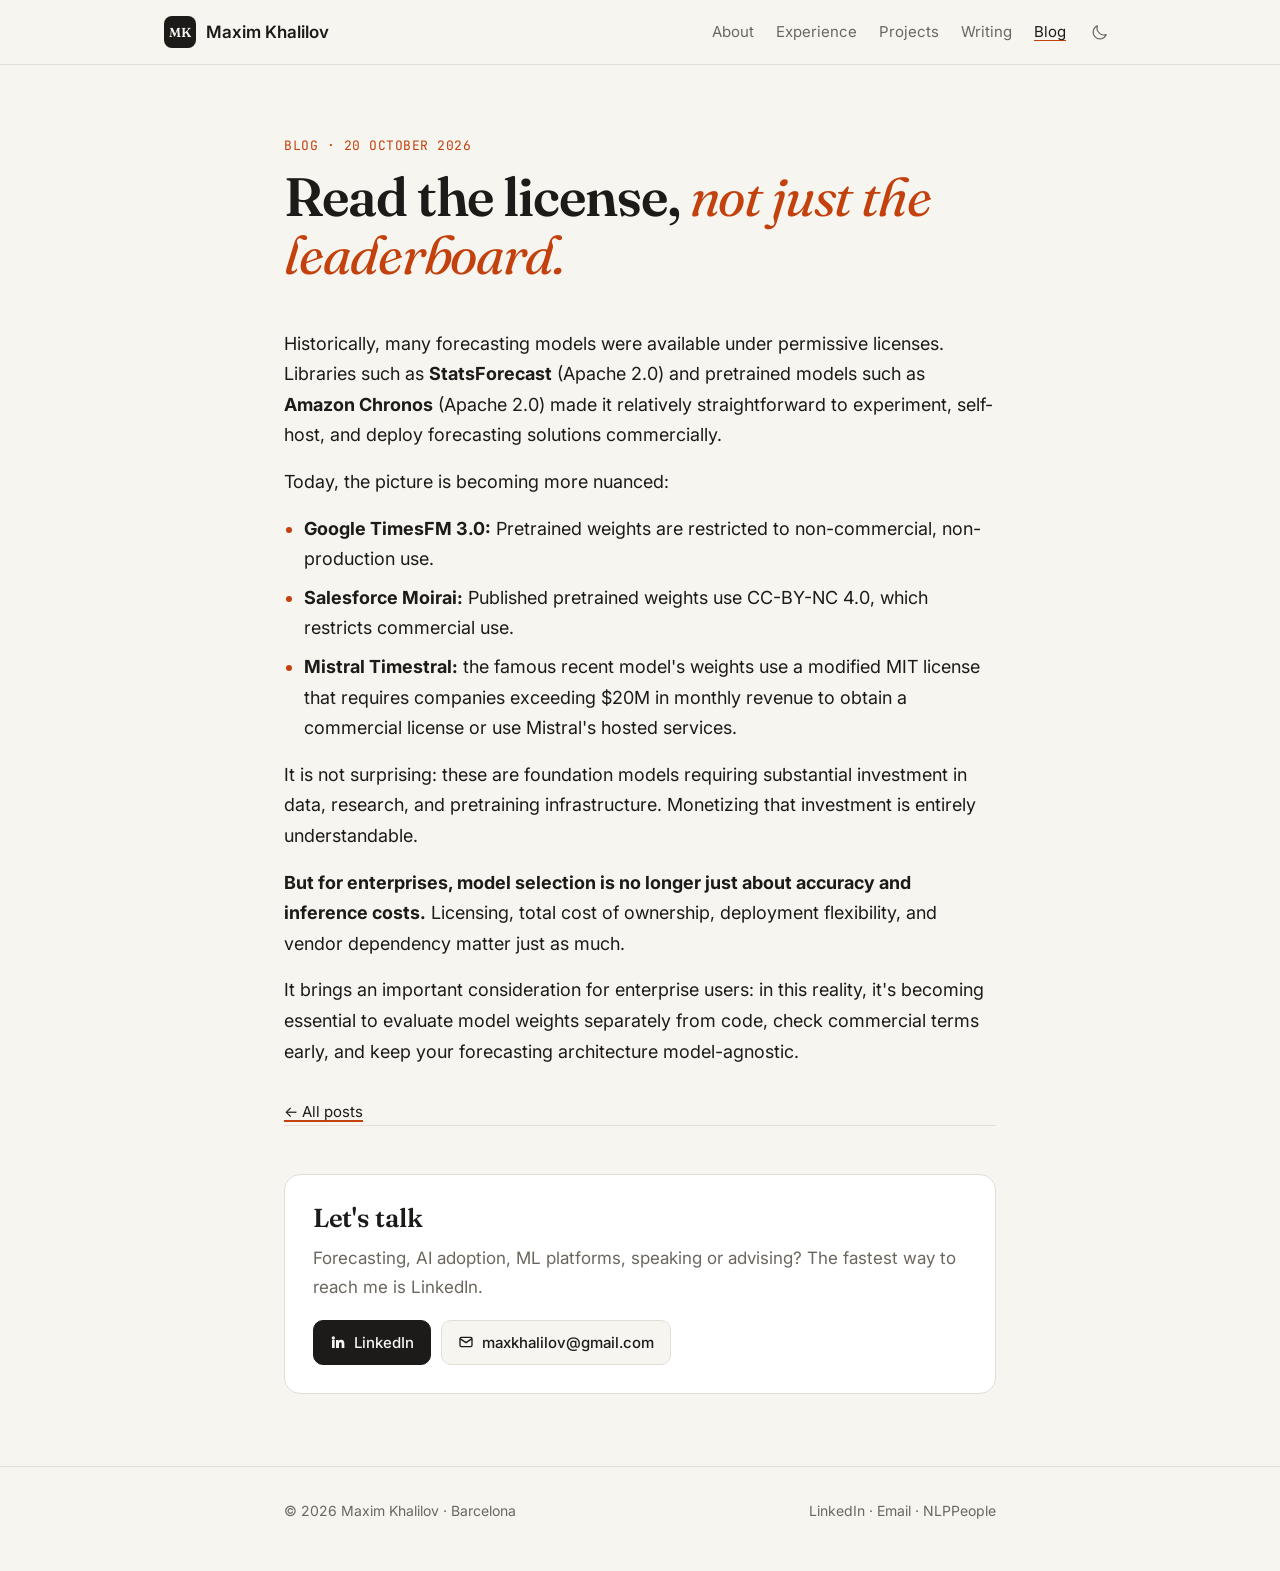
<file: forecasting-model-licenses.html>
<!DOCTYPE html>
<html lang="en">
<head>
<!-- Google tag (gtag.js) -->
<script async src="https://www.googletagmanager.com/gtag/js?id=G-8NSL2WQ9PH"></script>
<script>window.dataLayer=window.dataLayer||[];function gtag(){dataLayer.push(arguments);}gtag("js",new Date());gtag("config","G-8NSL2WQ9PH");</script>
<meta charset="utf-8">
<meta name="viewport" content="width=device-width, initial-scale=1">
<title>Read the license, not just the leaderboard | Maxim Khalilov</title>
<meta name="description" content="Forecasting foundation models are no longer uniformly open. For enterprises, licensing, total cost of ownership and vendor dependency now matter as much as accuracy.">
<meta property="og:title" content="Read the license, not just the leaderboard">
<meta property="og:description" content="Forecasting foundation models are no longer uniformly open. For enterprises, licensing, total cost of ownership and vendor dependency now matter as much as accuracy.">
<link rel="preconnect" href="https://fonts.googleapis.com">
<link rel="preconnect" href="https://fonts.gstatic.com" crossorigin>
<link href="https://fonts.googleapis.com/css2?family=Fraunces:ital,opsz,wght@0,9..144,400;0,9..144,600;1,9..144,400&family=Inter:wght@400;500;600&family=JetBrains+Mono&display=swap" rel="stylesheet">
<script>(function(){var p=null;try{p=localStorage.getItem("theme")}catch(e){}var d=p?p==="dark":matchMedia("(prefers-color-scheme: dark)").matches;document.documentElement.dataset.theme=d?"dark":"light"})();</script>
<link rel="stylesheet" href="style.css">
</head>
<body>
<header>
  <div class="bar">
    <a class="logo" href="index.html"><span class="mark">MK</span><span>Maxim Khalilov</span></a>
    <nav><a href="about.html">About</a><a href="experience.html">Experience</a><a href="projects.html">Projects</a><a href="writing.html">Writing</a><a href="blog.html" aria-current="page">Blog</a></nav>
    <div class="tools">
      <button class="theme-toggle" type="button" aria-label="Switch to dark mode" title="Switch to dark mode"><svg class="moon" viewBox="0 0 24 24" width="18" height="18" aria-hidden="true"><path d="M20.3 15.3A9 9 0 0 1 8.7 3.7a9 9 0 1 0 11.6 11.6Z" fill="none" stroke="currentColor" stroke-width="1.5" stroke-linejoin="round"/></svg><svg class="sun" viewBox="0 0 24 24" width="18" height="18" aria-hidden="true"><circle cx="12" cy="12" r="4" fill="none" stroke="currentColor" stroke-width="1.5"/><path d="M12 2v2m0 16v2M2 12h2m16 0h2M4.93 4.93l1.41 1.41m11.32 11.32 1.41 1.41m0-14.14-1.41 1.41M6.34 17.66l-1.41 1.41" stroke="currentColor" stroke-width="1.5" stroke-linecap="round"/></svg></button>
      <button class="menu" aria-label="Menu" onclick="document.body.classList.toggle('open')">☰</button>
    </div>
  </div>
</header>
<main class="wrap">
<article class="post">
<div class="hero small"><div class="eyebrow"><a href="blog.html">Blog</a> · <time datetime="2026-10-20">20 October 2026</time></div><h1>Read the license, <em>not just the leaderboard.</em></h1></div>

<div class="prose post-body">
  <p>Historically, many forecasting models were available under permissive licenses. Libraries such as <strong>StatsForecast</strong> (Apache 2.0) and pretrained models such as <strong>Amazon Chronos</strong> (Apache 2.0) made it relatively straightforward to experiment, self-host, and deploy forecasting solutions commercially.</p>
  <p>Today, the picture is becoming more nuanced:</p>
  <ul>
    <li><strong>Google TimesFM 3.0:</strong> Pretrained weights are restricted to non-commercial, non-production use.</li>
    <li><strong>Salesforce Moirai:</strong> Published pretrained weights use CC-BY-NC 4.0, which restricts commercial use.</li>
    <li><strong>Mistral Timestral:</strong> the famous recent model's weights use a modified MIT license that requires companies exceeding $20M in monthly revenue to obtain a commercial license or use Mistral's hosted services.</li>
  </ul>
  <p>It is not surprising: these are foundation models requiring substantial investment in data, research, and pretraining infrastructure. Monetizing that investment is entirely understandable.</p>
  <p><strong>But for enterprises, model selection is no longer just about accuracy and inference costs.</strong> Licensing, total cost of ownership, deployment flexibility, and vendor dependency matter just as much.</p>
  <p>It brings an important consideration for enterprise users: in this reality, it's becoming essential to evaluate model weights separately from code, check commercial terms early, and keep your forecasting architecture model-agnostic.</p>
</div>

<p class="post-foot"><a href="blog.html">← All posts</a></p>
</article>

<section>
  <div class="cta">
    <h2>Let's talk</h2>
    <p>Forecasting, AI adoption, ML platforms, speaking or advising? The fastest way to reach me is LinkedIn.</p>
    <div class="links">
      <a class="btn primary" href="https://www.linkedin.com/in/maximkhalilov/"><svg viewBox="0 0 24 24" fill="currentColor"><path d="M4.98 3.5a2.5 2.5 0 1 1 0 5 2.5 2.5 0 0 1 0-5zM3 9h4v12H3zM9 9h3.8v1.7h.1c.5-1 1.8-2 3.8-2 4 0 4.8 2.6 4.8 6V21h-4v-5.5c0-1.3 0-3-1.9-3s-2.1 1.4-2.1 2.9V21H9z"/></svg>LinkedIn</a>
      <a class="btn" href="mailto:maxkhalilov@gmail.com"><svg viewBox="0 0 24 24" fill="none" stroke="currentColor" stroke-width="2"><rect x="3" y="5" width="18" height="14" rx="2"/><path d="m3 7 9 6 9-6"/></svg>maxkhalilov@gmail.com</a>
    </div>
  </div>
</section>

</main>
<footer>
  <div class="wrap foot">
    <span>© 2026 Maxim Khalilov · Barcelona</span>
    <span><a href="https://www.linkedin.com/in/maximkhalilov/">LinkedIn</a> · <a href="mailto:maxkhalilov@gmail.com">Email</a> · <a href="https://www.nlppeople.com/">NLPPeople</a></span>
  </div>
</footer>
<script src="theme.js"></script>
</body>
</html>
</file>
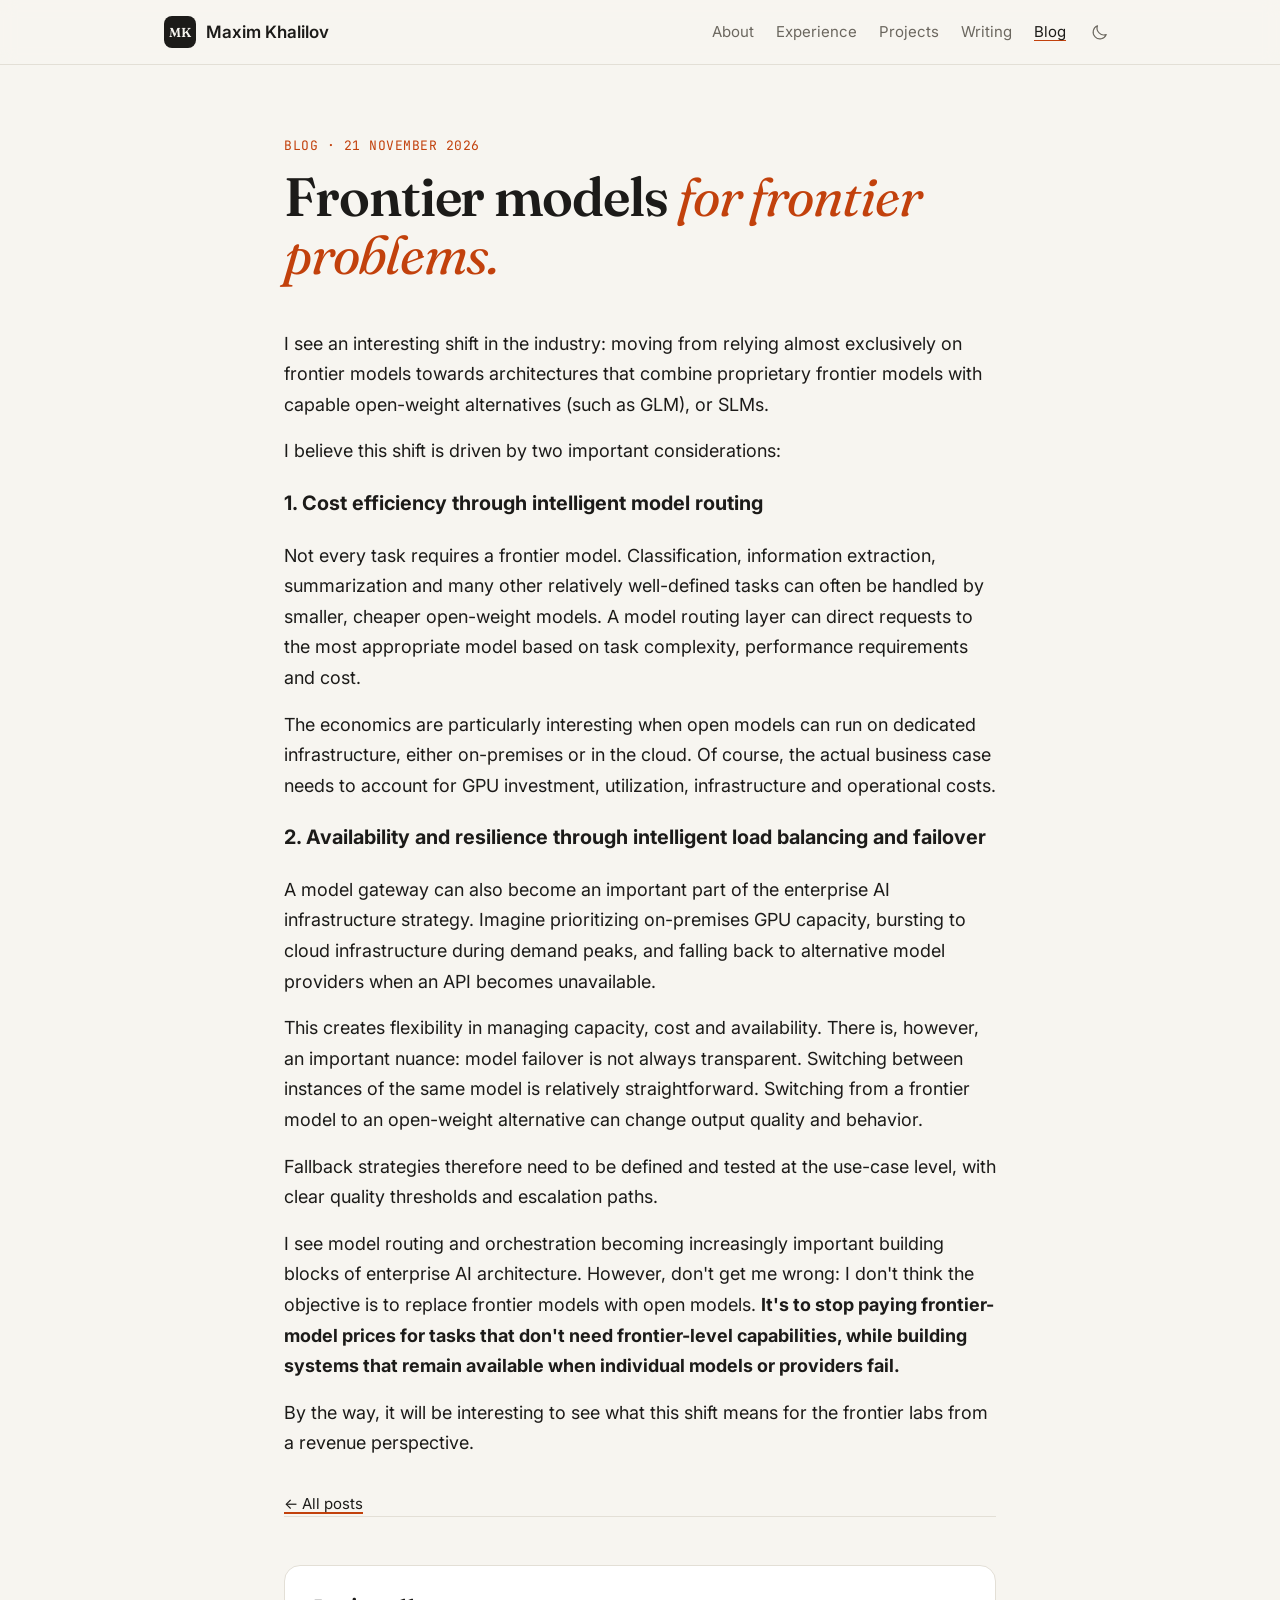
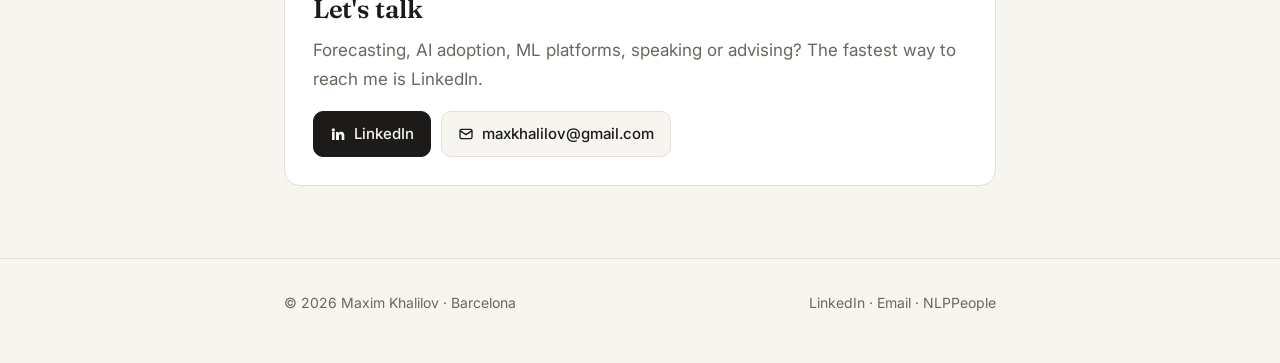
<file: frontier-model-routing.html>
<!DOCTYPE html>
<html lang="en">
<head>
<!-- Google tag (gtag.js) -->
<script async src="https://www.googletagmanager.com/gtag/js?id=G-8NSL2WQ9PH"></script>
<script>window.dataLayer=window.dataLayer||[];function gtag(){dataLayer.push(arguments);}gtag("js",new Date());gtag("config","G-8NSL2WQ9PH");</script>
<meta charset="utf-8">
<meta name="viewport" content="width=device-width, initial-scale=1">
<title>Frontier models for frontier problems | Maxim Khalilov</title>
<meta name="description" content="Enterprise AI is moving from frontier-only to architectures that mix frontier, open-weight and small models, driven by cost-aware routing and resilient failover.">
<meta property="og:title" content="Frontier models for frontier problems">
<meta property="og:description" content="Enterprise AI is moving from frontier-only to architectures that mix frontier, open-weight and small models, driven by cost-aware routing and resilient failover.">
<link rel="preconnect" href="https://fonts.googleapis.com">
<link rel="preconnect" href="https://fonts.gstatic.com" crossorigin>
<link href="https://fonts.googleapis.com/css2?family=Fraunces:ital,opsz,wght@0,9..144,400;0,9..144,600;1,9..144,400&family=Inter:wght@400;500;600&family=JetBrains+Mono&display=swap" rel="stylesheet">
<script>(function(){var p=null;try{p=localStorage.getItem("theme")}catch(e){}var d=p?p==="dark":matchMedia("(prefers-color-scheme: dark)").matches;document.documentElement.dataset.theme=d?"dark":"light"})();</script>
<link rel="stylesheet" href="style.css">
</head>
<body>
<header>
  <div class="bar">
    <a class="logo" href="index.html"><span class="mark">MK</span><span>Maxim Khalilov</span></a>
    <nav><a href="about.html">About</a><a href="experience.html">Experience</a><a href="projects.html">Projects</a><a href="writing.html">Writing</a><a href="blog.html" aria-current="page">Blog</a></nav>
    <div class="tools">
      <button class="theme-toggle" type="button" aria-label="Switch to dark mode" title="Switch to dark mode"><svg class="moon" viewBox="0 0 24 24" width="18" height="18" aria-hidden="true"><path d="M20.3 15.3A9 9 0 0 1 8.7 3.7a9 9 0 1 0 11.6 11.6Z" fill="none" stroke="currentColor" stroke-width="1.5" stroke-linejoin="round"/></svg><svg class="sun" viewBox="0 0 24 24" width="18" height="18" aria-hidden="true"><circle cx="12" cy="12" r="4" fill="none" stroke="currentColor" stroke-width="1.5"/><path d="M12 2v2m0 16v2M2 12h2m16 0h2M4.93 4.93l1.41 1.41m11.32 11.32 1.41 1.41m0-14.14-1.41 1.41M6.34 17.66l-1.41 1.41" stroke="currentColor" stroke-width="1.5" stroke-linecap="round"/></svg></button>
      <button class="menu" aria-label="Menu" onclick="document.body.classList.toggle('open')">☰</button>
    </div>
  </div>
</header>
<main class="wrap">
<article class="post">
<div class="hero small"><div class="eyebrow"><a href="blog.html">Blog</a> · <time datetime="2026-11-21">21 November 2026</time></div><h1>Frontier models <em>for frontier problems.</em></h1></div>

<div class="prose post-body">
  <p>I see an interesting shift in the industry: moving from relying almost exclusively on frontier models towards architectures that combine proprietary frontier models with capable open-weight alternatives (such as GLM), or SLMs.</p>
  <p>I believe this shift is driven by two important considerations:</p>
  <h3>1. Cost efficiency through intelligent model routing</h3>
  <p>Not every task requires a frontier model. Classification, information extraction, summarization and many other relatively well-defined tasks can often be handled by smaller, cheaper open-weight models. A model routing layer can direct requests to the most appropriate model based on task complexity, performance requirements and cost.</p>
  <p>The economics are particularly interesting when open models can run on dedicated infrastructure, either on-premises or in the cloud. Of course, the actual business case needs to account for GPU investment, utilization, infrastructure and operational costs.</p>
  <h3>2. Availability and resilience through intelligent load balancing and failover</h3>
  <p>A model gateway can also become an important part of the enterprise AI infrastructure strategy. Imagine prioritizing on-premises GPU capacity, bursting to cloud infrastructure during demand peaks, and falling back to alternative model providers when an API becomes unavailable.</p>
  <p>This creates flexibility in managing capacity, cost and availability. There is, however, an important nuance: model failover is not always transparent. Switching between instances of the same model is relatively straightforward. Switching from a frontier model to an open-weight alternative can change output quality and behavior.</p>
  <p>Fallback strategies therefore need to be defined and tested at the use-case level, with clear quality thresholds and escalation paths.</p>
  <p>I see model routing and orchestration becoming increasingly important building blocks of enterprise AI architecture. However, don't get me wrong: I don't think the objective is to replace frontier models with open models. <strong>It's to stop paying frontier-model prices for tasks that don't need frontier-level capabilities, while building systems that remain available when individual models or providers fail.</strong></p>
  <p>By the way, it will be interesting to see what this shift means for the frontier labs from a revenue perspective.</p>
</div>

<p class="post-foot"><a href="blog.html">← All posts</a></p>
</article>

<section>
  <div class="cta">
    <h2>Let's talk</h2>
    <p>Forecasting, AI adoption, ML platforms, speaking or advising? The fastest way to reach me is LinkedIn.</p>
    <div class="links">
      <a class="btn primary" href="https://www.linkedin.com/in/maximkhalilov/"><svg viewBox="0 0 24 24" fill="currentColor"><path d="M4.98 3.5a2.5 2.5 0 1 1 0 5 2.5 2.5 0 0 1 0-5zM3 9h4v12H3zM9 9h3.8v1.7h.1c.5-1 1.8-2 3.8-2 4 0 4.8 2.6 4.8 6V21h-4v-5.5c0-1.3 0-3-1.9-3s-2.1 1.4-2.1 2.9V21H9z"/></svg>LinkedIn</a>
      <a class="btn" href="mailto:maxkhalilov@gmail.com"><svg viewBox="0 0 24 24" fill="none" stroke="currentColor" stroke-width="2"><rect x="3" y="5" width="18" height="14" rx="2"/><path d="m3 7 9 6 9-6"/></svg>maxkhalilov@gmail.com</a>
    </div>
  </div>
</section>

</main>
<footer>
  <div class="wrap foot">
    <span>© 2026 Maxim Khalilov · Barcelona</span>
    <span><a href="https://www.linkedin.com/in/maximkhalilov/">LinkedIn</a> · <a href="mailto:maxkhalilov@gmail.com">Email</a> · <a href="https://www.nlppeople.com/">NLPPeople</a></span>
  </div>
</footer>
<script src="theme.js"></script>
</body>
</html>
</file>
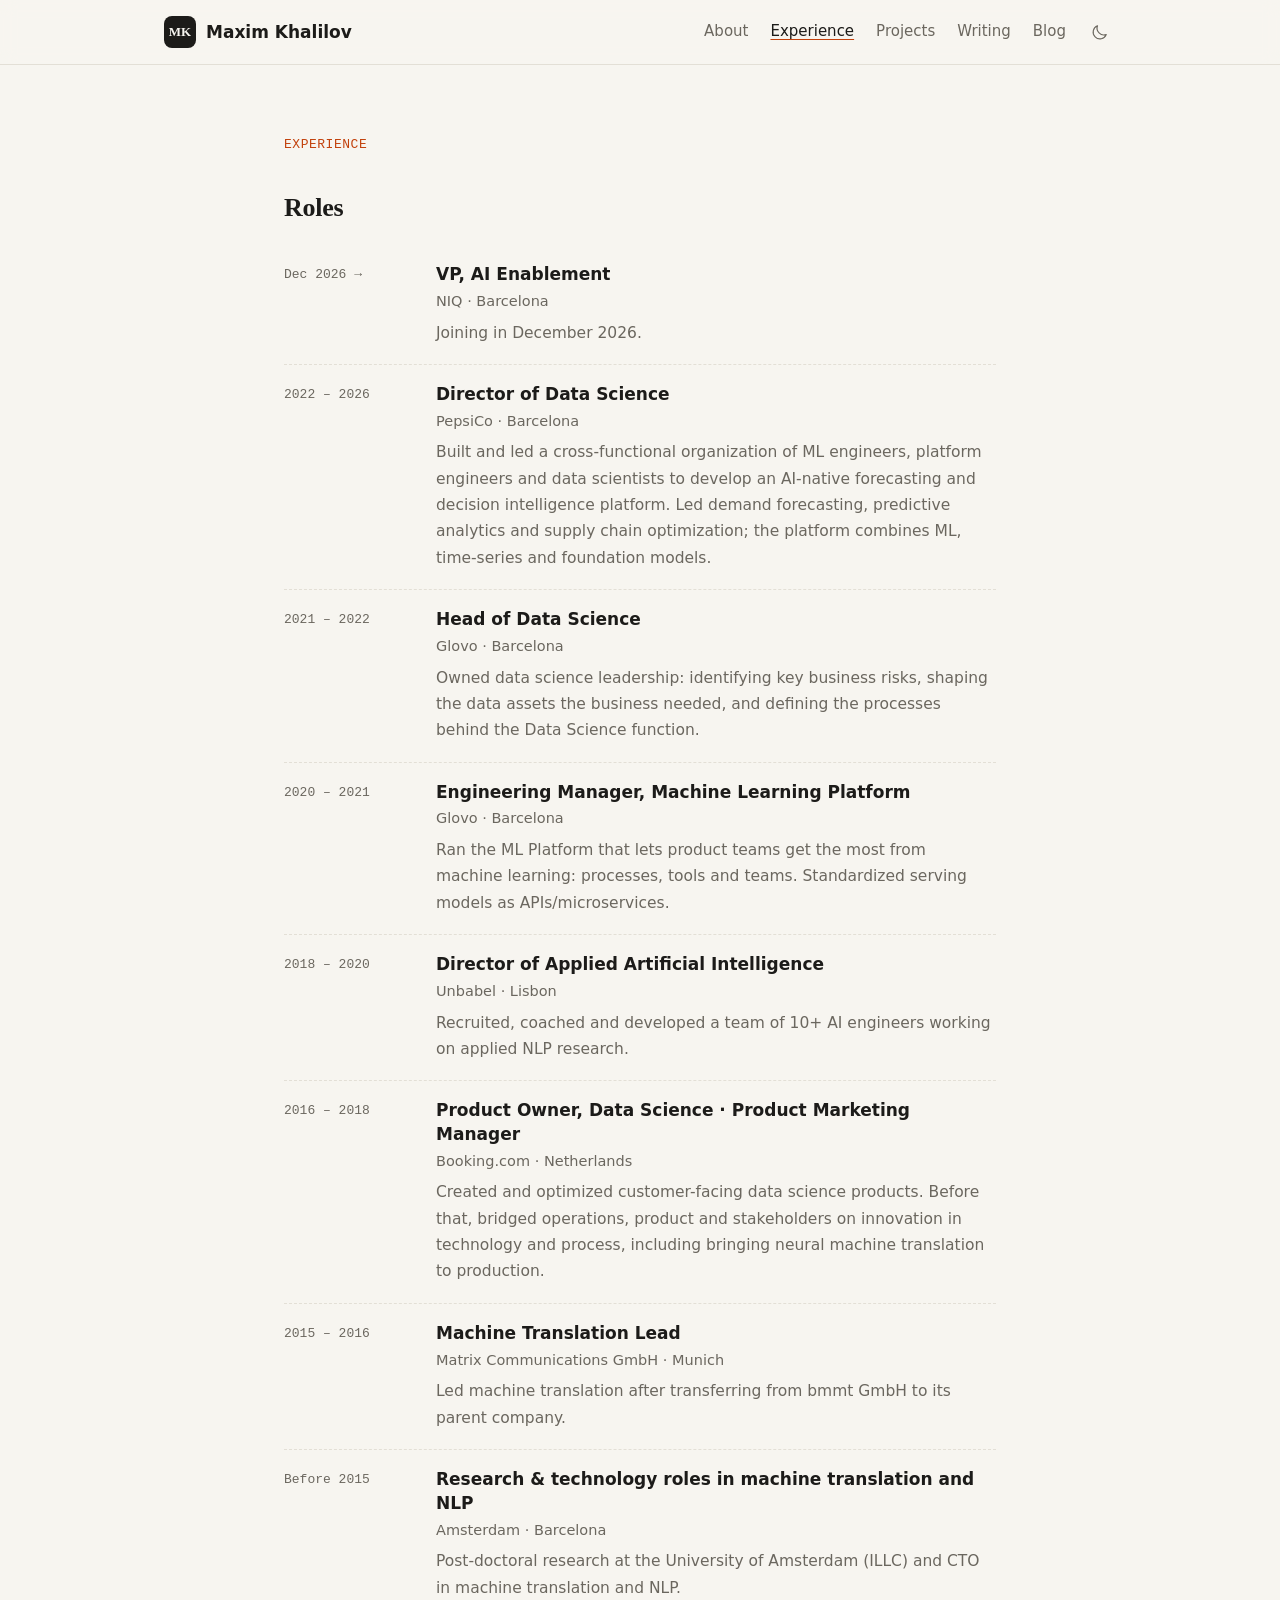
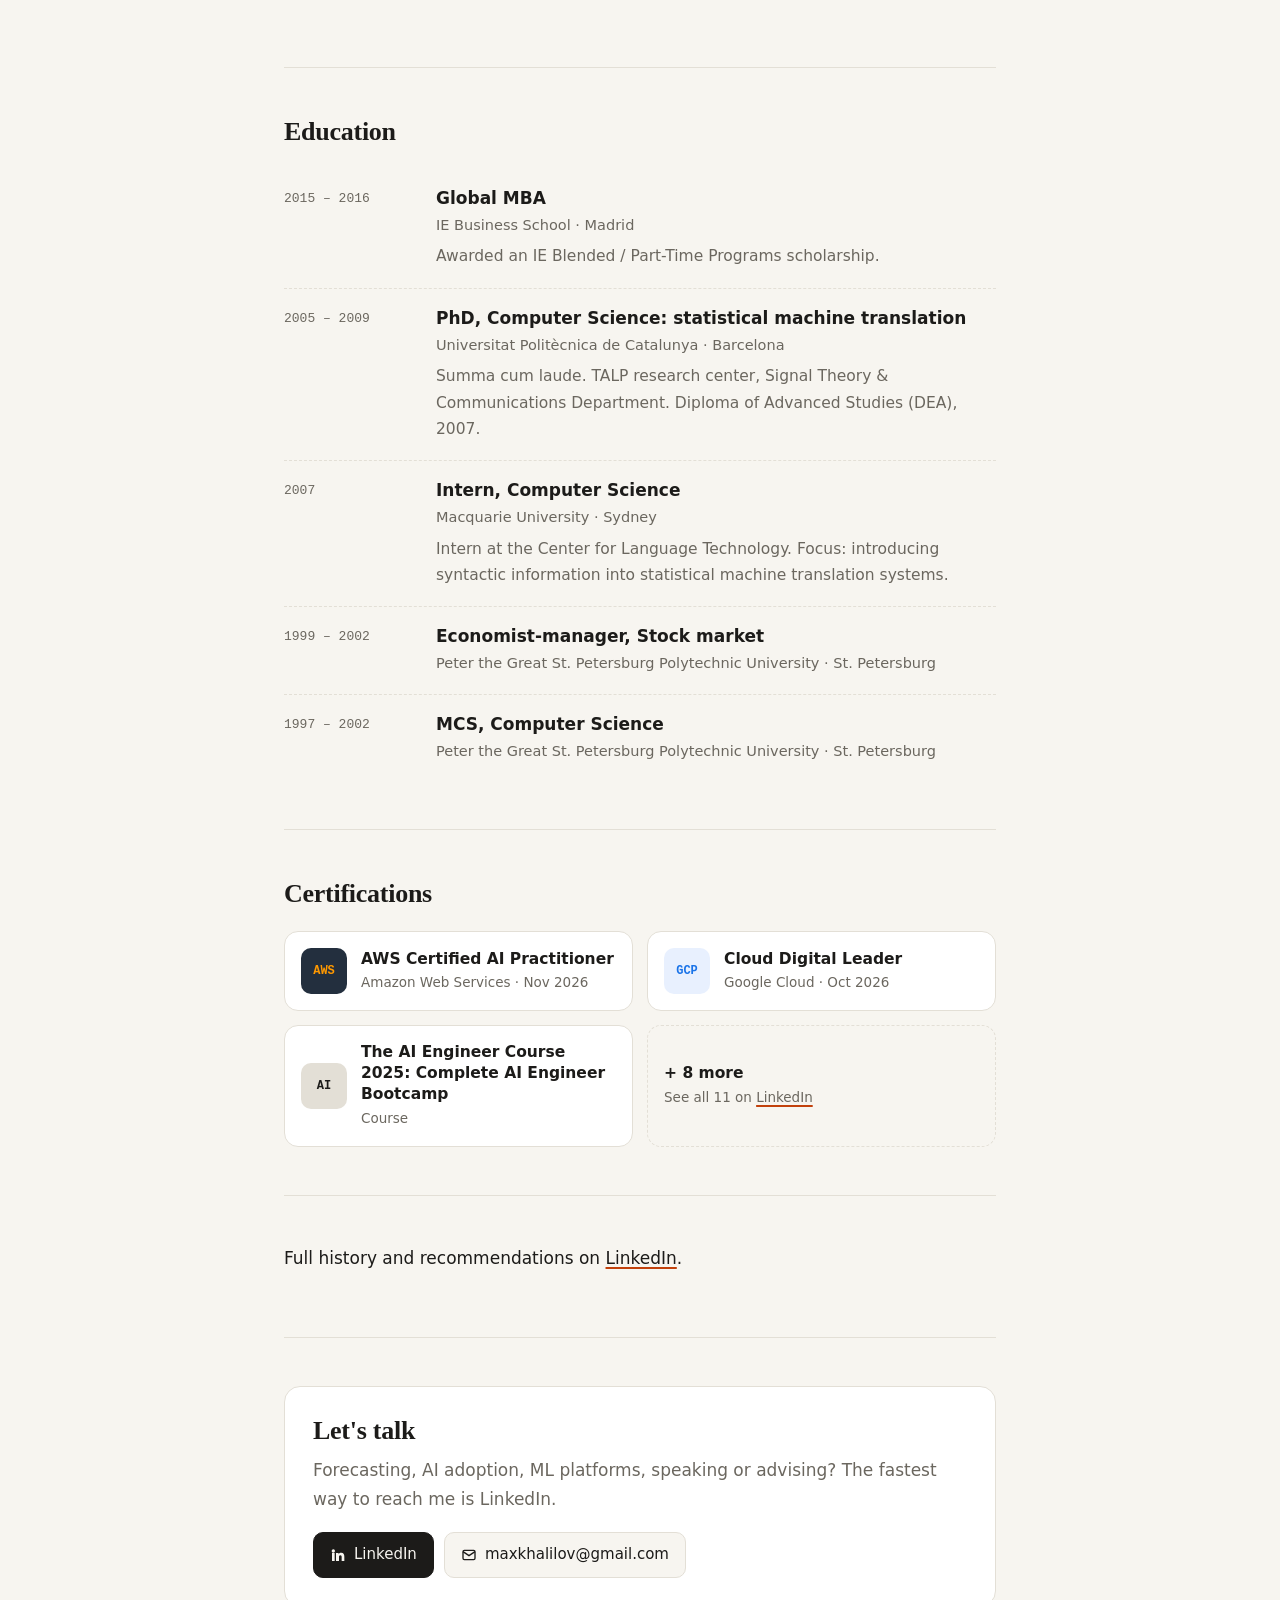
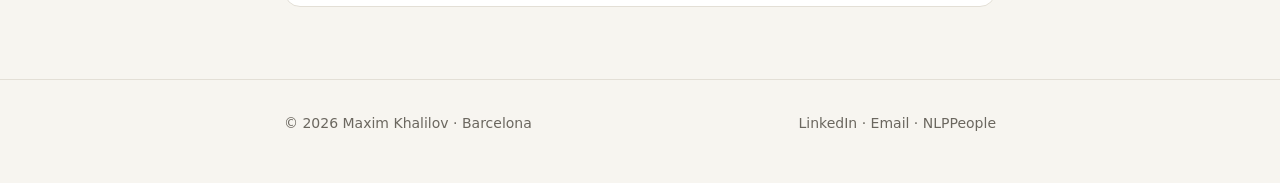
<file: learning.html>
<!DOCTYPE html>
<html lang="en">
<head>
<!-- Google tag (gtag.js) -->
<script async src="https://www.googletagmanager.com/gtag/js?id=G-8NSL2WQ9PH"></script>
<script>window.dataLayer=window.dataLayer||[];function gtag(){dataLayer.push(arguments);}gtag("js",new Date());gtag("config","G-8NSL2WQ9PH");</script>
<meta charset="utf-8">
<title>Moved | Maxim Khalilov</title>
<link rel="canonical" href="experience.html">
<meta http-equiv="refresh" content="0; url=experience.html">
</head>
<body><p>This page has moved to <a href="experience.html">experience.html</a>.</p></body>
</html>
</file>
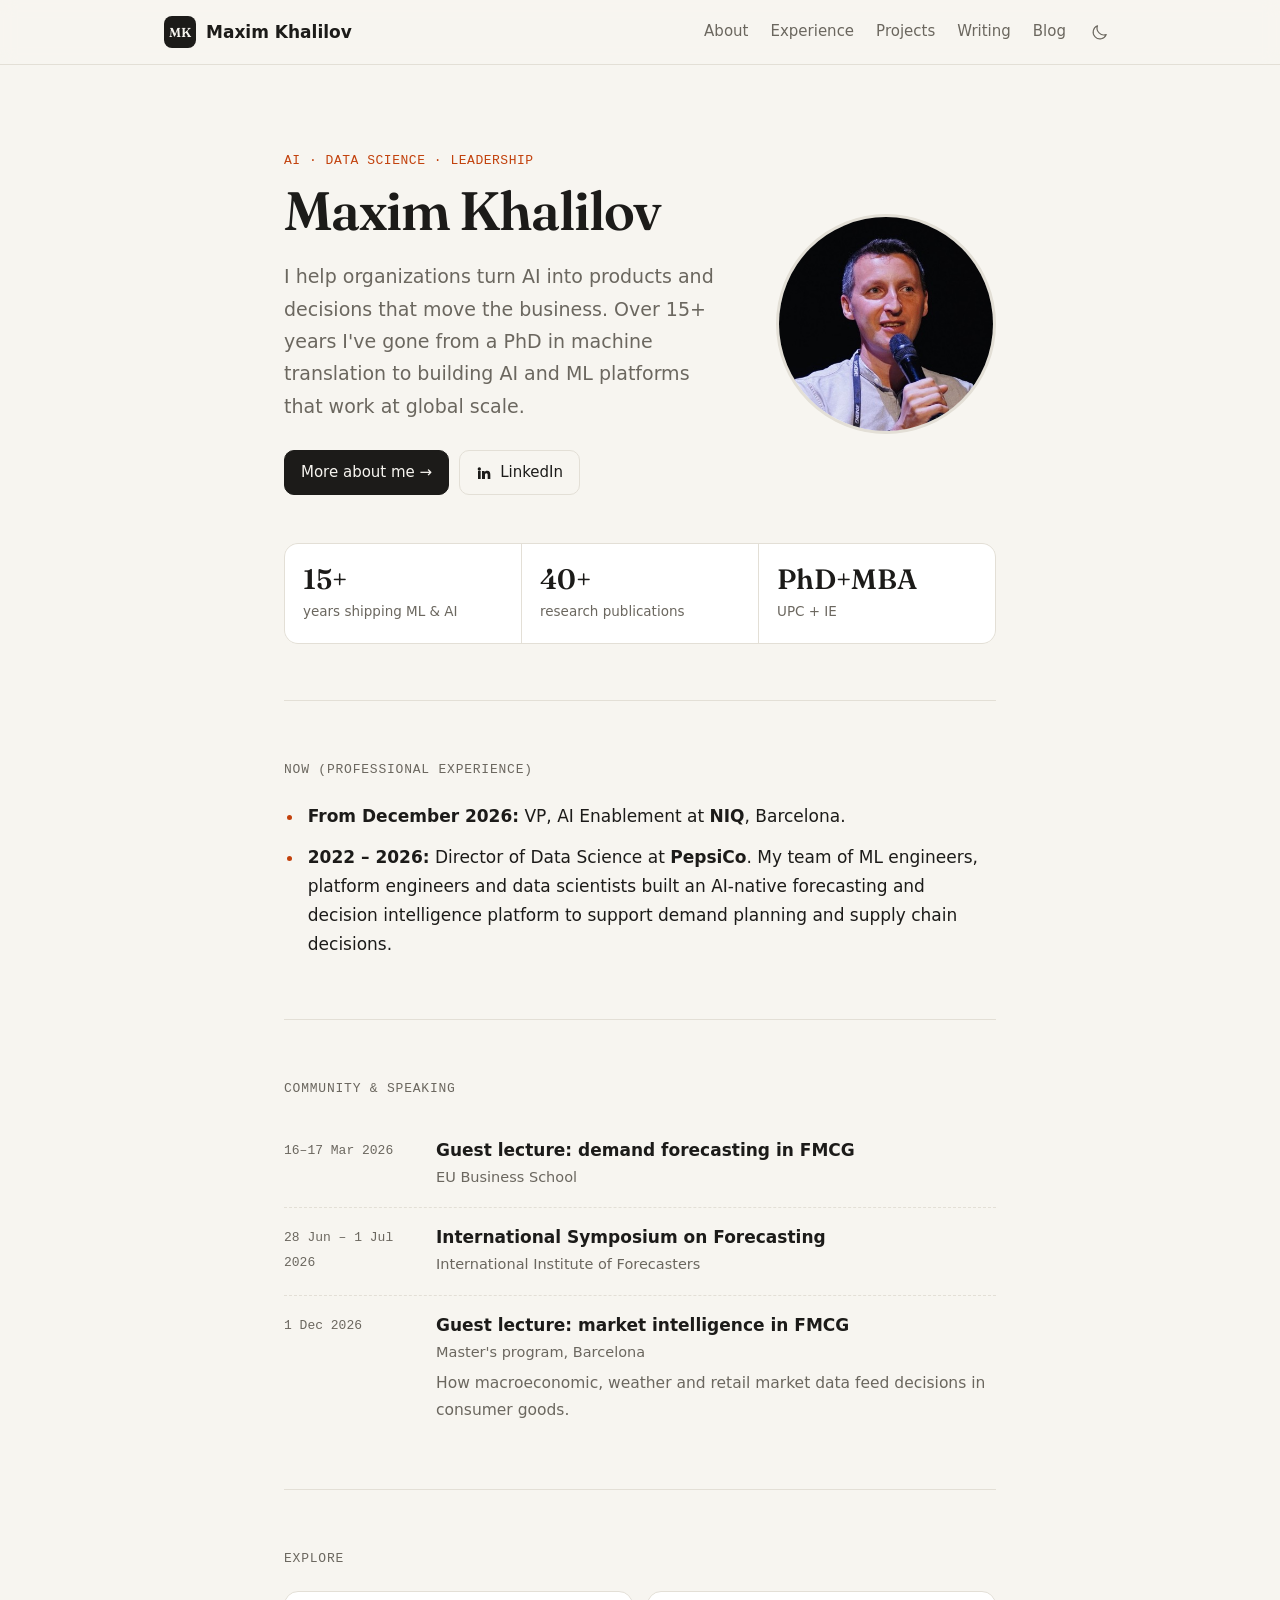
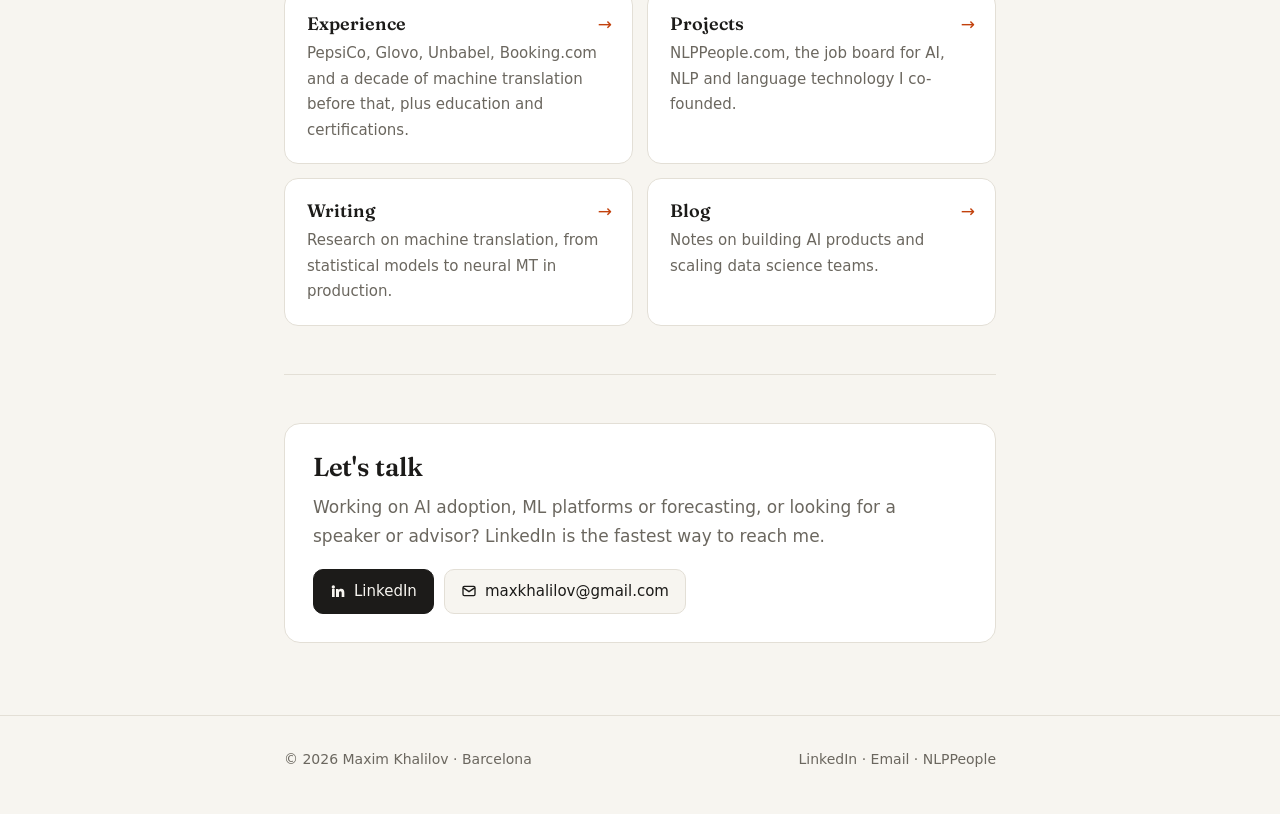
<file: other.html>
<!DOCTYPE html>
<html lang="en">
<head>
<!-- Google tag (gtag.js) -->
<script async src="https://www.googletagmanager.com/gtag/js?id=G-8NSL2WQ9PH"></script>
<script>window.dataLayer=window.dataLayer||[];function gtag(){dataLayer.push(arguments);}gtag("js",new Date());gtag("config","G-8NSL2WQ9PH");</script>
<meta charset="utf-8">
<title>Moved | Maxim Khalilov</title>
<link rel="canonical" href="index.html">
<meta http-equiv="refresh" content="0; url=index.html">
</head>
<body><p>This page has moved to the <a href="index.html">home page</a>.</p></body>
</html>
</file>
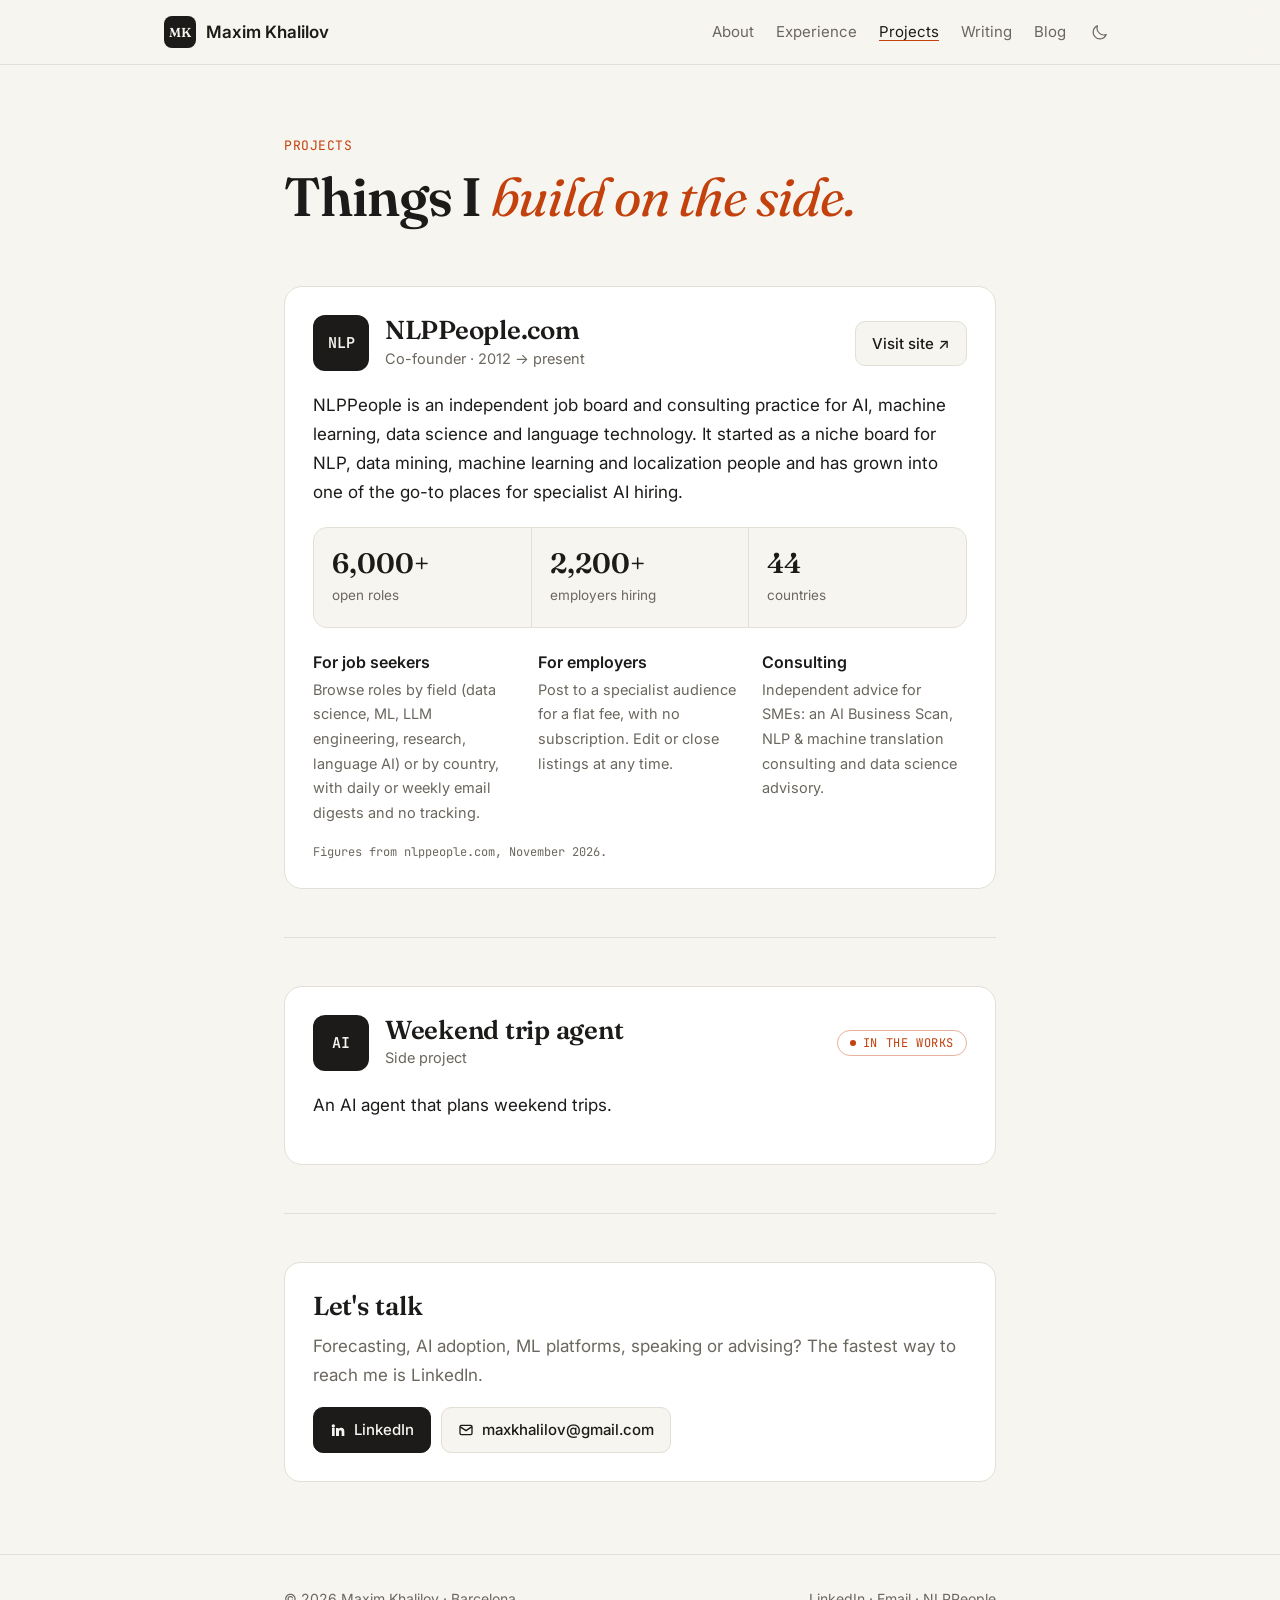
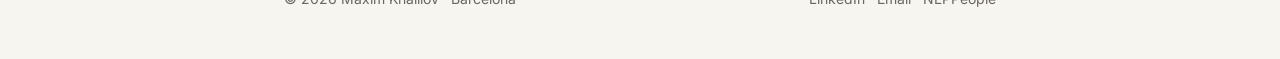
<file: projects.html>
<!DOCTYPE html>
<html lang="en">
<head>
<!-- Google tag (gtag.js) -->
<script async src="https://www.googletagmanager.com/gtag/js?id=G-8NSL2WQ9PH"></script>
<script>window.dataLayer=window.dataLayer||[];function gtag(){dataLayer.push(arguments);}gtag("js",new Date());gtag("config","G-8NSL2WQ9PH");</script>
<meta charset="utf-8">
<meta name="viewport" content="width=device-width, initial-scale=1">
<title>Projects | Maxim Khalilov</title>
<meta name="description" content="Maxim Khalilov, AI & Data Science executive in Barcelona.">
<meta property="og:title" content="Projects | Maxim Khalilov">
<meta property="og:description" content="Maxim Khalilov, AI & Data Science executive in Barcelona.">
<link rel="preconnect" href="https://fonts.googleapis.com">
<link rel="preconnect" href="https://fonts.gstatic.com" crossorigin>
<link href="https://fonts.googleapis.com/css2?family=Fraunces:ital,opsz,wght@0,9..144,400;0,9..144,600;1,9..144,400&family=Inter:wght@400;500;600&family=JetBrains+Mono&display=swap" rel="stylesheet">
<script>(function(){var p=null;try{p=localStorage.getItem("theme")}catch(e){}var d=p?p==="dark":matchMedia("(prefers-color-scheme: dark)").matches;document.documentElement.dataset.theme=d?"dark":"light"})();</script>
<link rel="stylesheet" href="style.css">
</head>
<body>
<header>
  <div class="bar">
    <a class="logo" href="index.html"><span class="mark">MK</span><span>Maxim Khalilov</span></a>
    <nav><a href="about.html">About</a><a href="experience.html">Experience</a><a href="projects.html" aria-current="page">Projects</a><a href="writing.html">Writing</a><a href="blog.html">Blog</a></nav>
    <div class="tools">
      <button class="theme-toggle" type="button" aria-label="Switch to dark mode" title="Switch to dark mode"><svg class="moon" viewBox="0 0 24 24" width="18" height="18" aria-hidden="true"><path d="M20.3 15.3A9 9 0 0 1 8.7 3.7a9 9 0 1 0 11.6 11.6Z" fill="none" stroke="currentColor" stroke-width="1.5" stroke-linejoin="round"/></svg><svg class="sun" viewBox="0 0 24 24" width="18" height="18" aria-hidden="true"><circle cx="12" cy="12" r="4" fill="none" stroke="currentColor" stroke-width="1.5"/><path d="M12 2v2m0 16v2M2 12h2m16 0h2M4.93 4.93l1.41 1.41m11.32 11.32 1.41 1.41m0-14.14-1.41 1.41M6.34 17.66l-1.41 1.41" stroke="currentColor" stroke-width="1.5" stroke-linecap="round"/></svg></button>
      <button class="menu" aria-label="Menu" onclick="document.body.classList.toggle('open')">☰</button>
    </div>
  </div>
</header>
<main class="wrap">
<div class="hero small"><div class="eyebrow">Projects</div><h1>Things I <em>build on the side.</em></h1></div>
<section class="first">
  <article class="project">
    <div class="project-top">
      <div class="plogo">NLP</div>
      <div>
        <h2 style="margin:0">NLPPeople.com</h2>
        <div class="sub">Co-founder · 2012 → present</div>
      </div>
      <a class="btn" href="https://www.nlppeople.com/" style="margin-left:auto">Visit site ↗</a>
    </div>
    <div class="prose">
      <p>NLPPeople is an independent job board and consulting practice for AI, machine learning, data science and language technology. It started as a niche board for NLP, data mining, machine learning and localization people and has grown into one of the go-to places for specialist AI hiring.</p>
    </div>
    <div class="stats compact">
      <div><b>6,000+</b><span>open roles</span></div>
      <div><b>2,200+</b><span>employers hiring</span></div>
      <div><b>44</b><span>countries</span></div>
    </div>
    <div class="grid3">
      <div><h3>For job seekers</h3><p>Browse roles by field (data science, ML, LLM engineering, research, language AI) or by country, with daily or weekly email digests and no tracking.</p></div>
      <div><h3>For employers</h3><p>Post to a specialist audience for a flat fee, with no subscription. Edit or close listings at any time.</p></div>
      <div><h3>Consulting</h3><p>Independent advice for SMEs: an AI Business Scan, NLP &amp; machine translation consulting and data science advisory.</p></div>
    </div>
    <p class="note">Figures from nlppeople.com, November 2026.</p>
  </article>
</section>
<section>
  <article class="project">
    <div class="project-top">
      <div class="plogo">AI</div>
      <div>
        <h2 style="margin:0">Weekend trip agent</h2>
        <div class="sub">Side project</div>
      </div>
      <span class="pill" style="margin-left:auto">In the works</span>
    </div>
    <div class="prose">
      <p>An AI agent that plans weekend trips.</p>
    </div>
  </article>
</section>

<section>
  <div class="cta">
    <h2>Let's talk</h2>
    <p>Forecasting, AI adoption, ML platforms, speaking or advising? The fastest way to reach me is LinkedIn.</p>
    <div class="links">
      <a class="btn primary" href="https://www.linkedin.com/in/maximkhalilov/"><svg viewBox="0 0 24 24" fill="currentColor"><path d="M4.98 3.5a2.5 2.5 0 1 1 0 5 2.5 2.5 0 0 1 0-5zM3 9h4v12H3zM9 9h3.8v1.7h.1c.5-1 1.8-2 3.8-2 4 0 4.8 2.6 4.8 6V21h-4v-5.5c0-1.3 0-3-1.9-3s-2.1 1.4-2.1 2.9V21H9z"/></svg>LinkedIn</a>
      <a class="btn" href="mailto:maxkhalilov@gmail.com"><svg viewBox="0 0 24 24" fill="none" stroke="currentColor" stroke-width="2"><rect x="3" y="5" width="18" height="14" rx="2"/><path d="m3 7 9 6 9-6"/></svg>maxkhalilov@gmail.com</a>
    </div>
  </div>
</section>

</main>
<footer>
  <div class="wrap foot">
    <span>© 2026 Maxim Khalilov · Barcelona</span>
    <span><a href="https://www.linkedin.com/in/maximkhalilov/">LinkedIn</a> · <a href="mailto:maxkhalilov@gmail.com">Email</a> · <a href="https://www.nlppeople.com/">NLPPeople</a></span>
  </div>
</footer>
<script src="theme.js"></script>
</body>
</html>
</file>
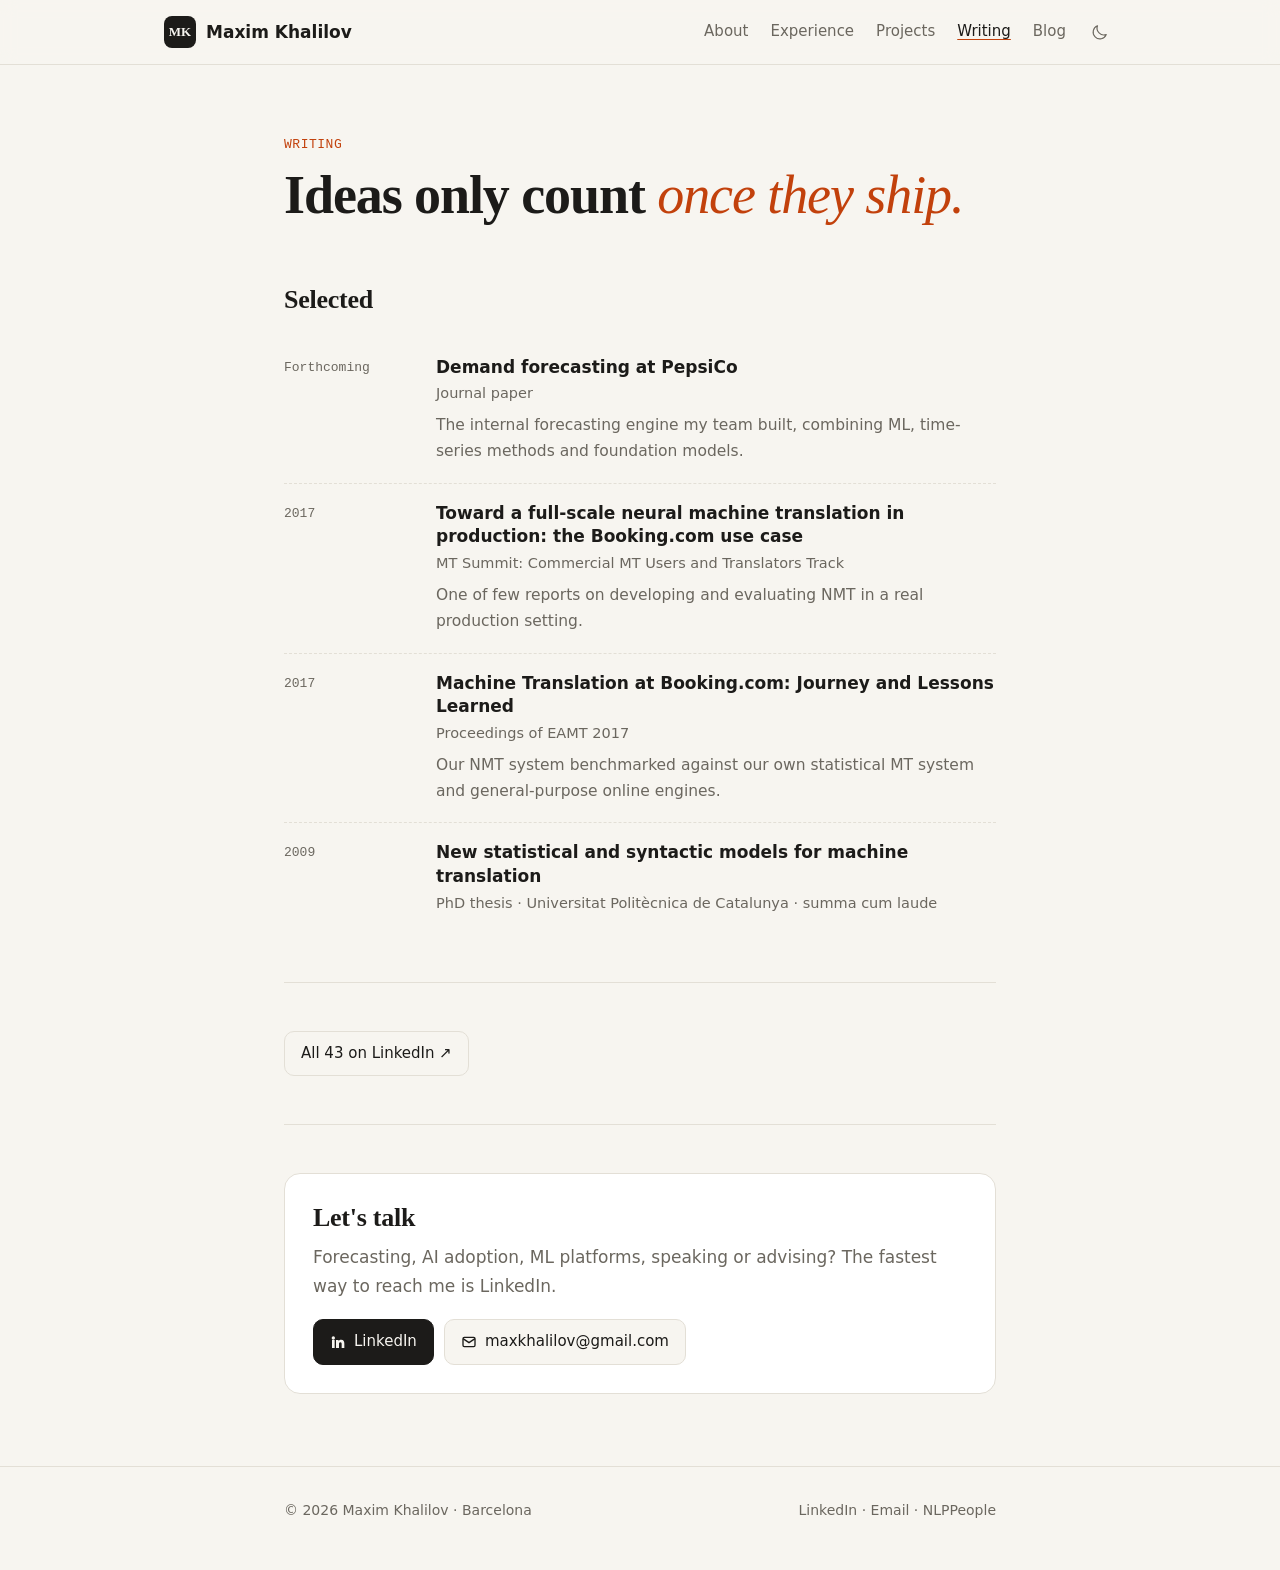
<file: publications.html>
<!DOCTYPE html>
<html lang="en">
<head>
<!-- Google tag (gtag.js) -->
<script async src="https://www.googletagmanager.com/gtag/js?id=G-8NSL2WQ9PH"></script>
<script>window.dataLayer=window.dataLayer||[];function gtag(){dataLayer.push(arguments);}gtag("js",new Date());gtag("config","G-8NSL2WQ9PH");</script>
<meta charset="utf-8">
<title>Moved | Maxim Khalilov</title>
<link rel="canonical" href="writing.html">
<meta http-equiv="refresh" content="0; url=writing.html">
</head>
<body><p>This page has moved to <a href="writing.html">writing.html</a>.</p></body>
</html>
</file>
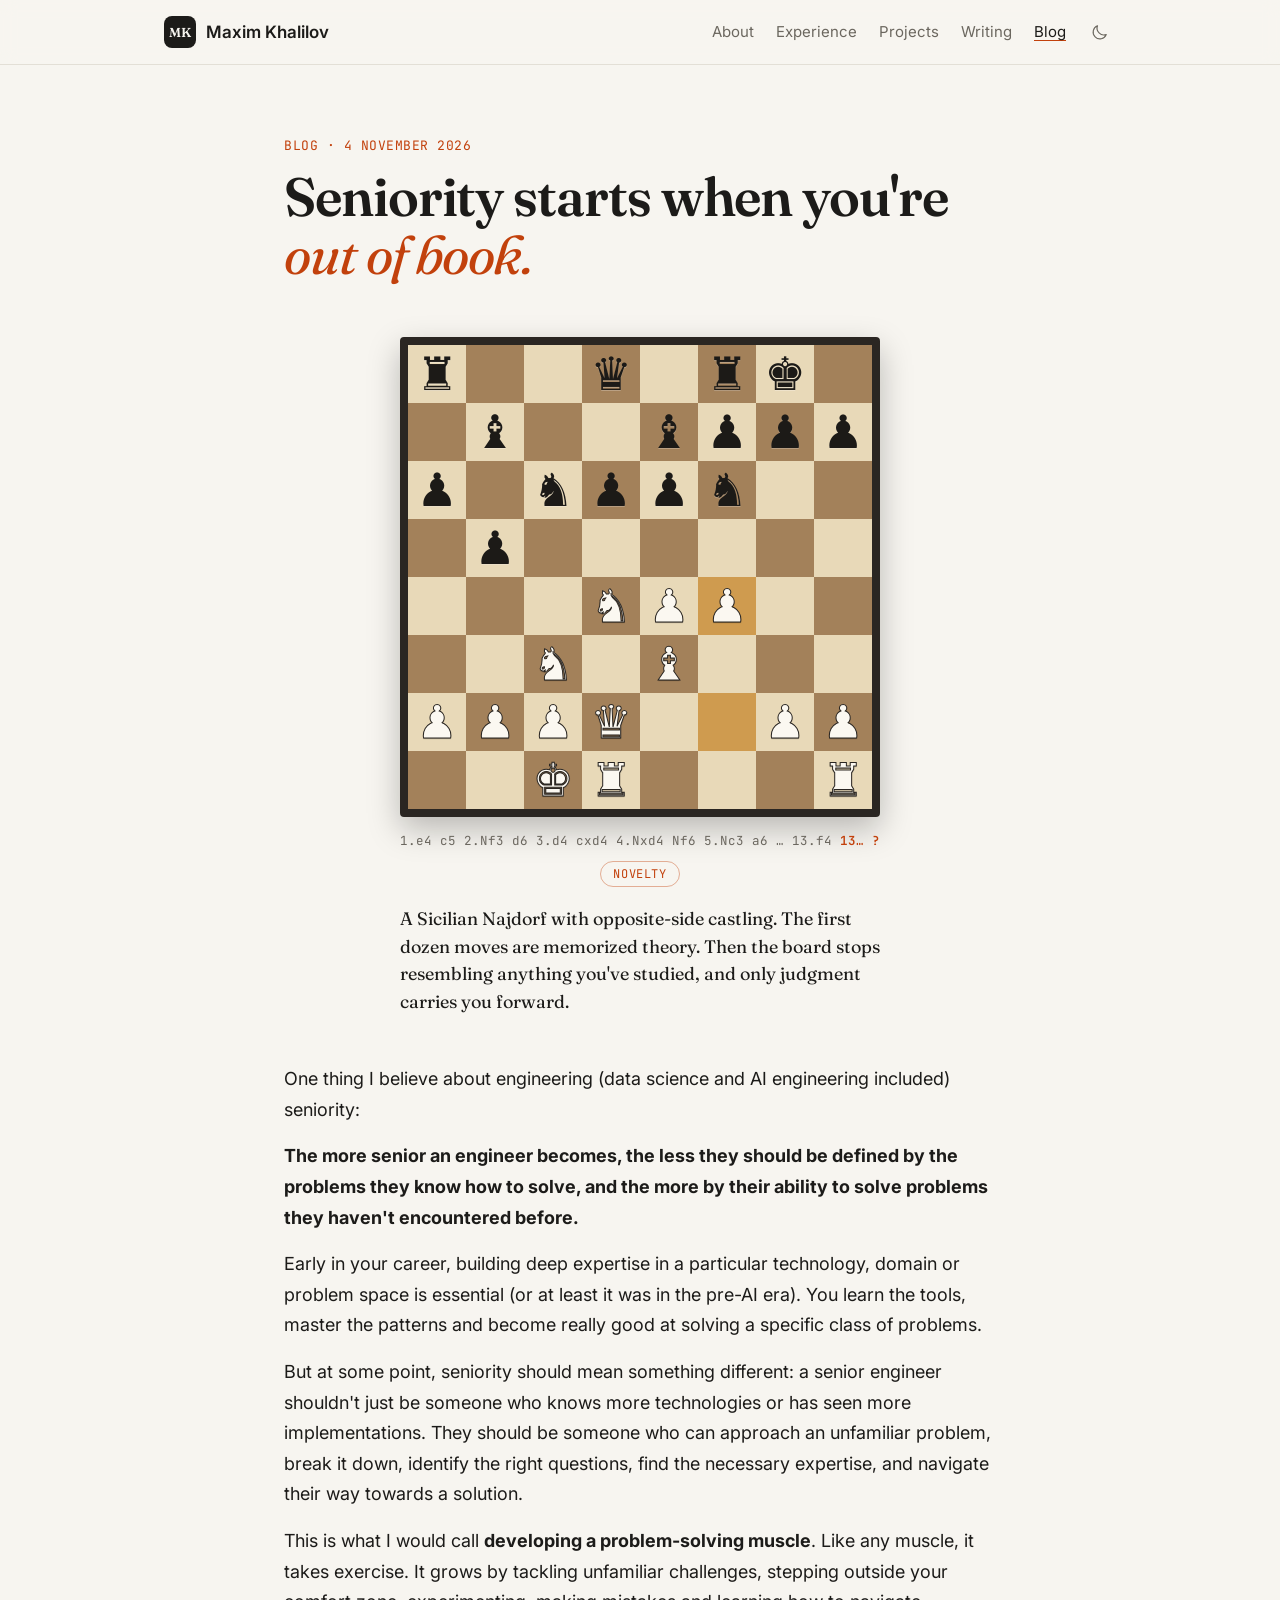
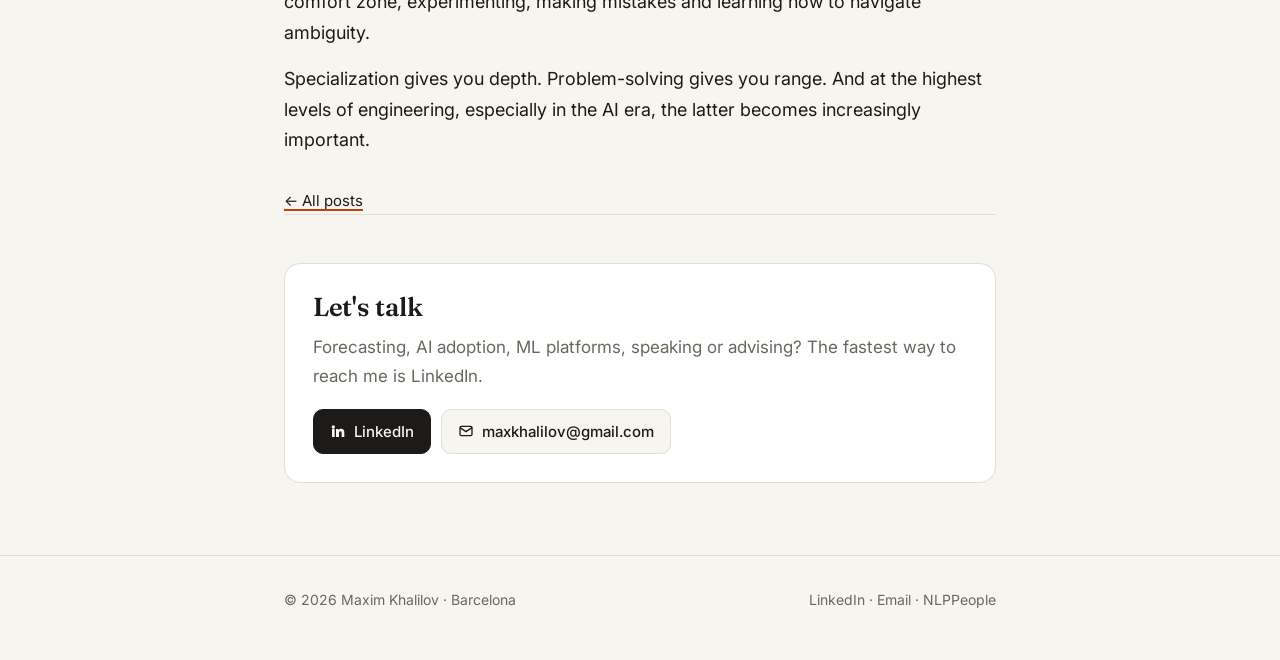
<file: seniority-out-of-book.html>
<!DOCTYPE html>
<html lang="en">
<head>
<!-- Google tag (gtag.js) -->
<script async src="https://www.googletagmanager.com/gtag/js?id=G-8NSL2WQ9PH"></script>
<script>window.dataLayer=window.dataLayer||[];function gtag(){dataLayer.push(arguments);}gtag("js",new Date());gtag("config","G-8NSL2WQ9PH");</script>
<meta charset="utf-8">
<meta name="viewport" content="width=device-width, initial-scale=1">
<title>Seniority starts when you&#x27;re out of book | Maxim Khalilov</title>
<meta name="description" content="Senior engineers should be defined less by the problems they know how to solve, and more by their ability to solve problems they haven&#x27;t encountered before.">
<meta property="og:title" content="Seniority starts when you&#x27;re out of book">
<meta property="og:description" content="Senior engineers should be defined less by the problems they know how to solve, and more by their ability to solve problems they haven&#x27;t encountered before.">
<link rel="preconnect" href="https://fonts.googleapis.com">
<link rel="preconnect" href="https://fonts.gstatic.com" crossorigin>
<link href="https://fonts.googleapis.com/css2?family=Fraunces:ital,opsz,wght@0,9..144,400;0,9..144,600;1,9..144,400&family=Inter:wght@400;500;600&family=JetBrains+Mono&display=swap" rel="stylesheet">
<script>(function(){var p=null;try{p=localStorage.getItem("theme")}catch(e){}var d=p?p==="dark":matchMedia("(prefers-color-scheme: dark)").matches;document.documentElement.dataset.theme=d?"dark":"light"})();</script>
<link rel="stylesheet" href="style.css">
</head>
<body>
<header>
  <div class="bar">
    <a class="logo" href="index.html"><span class="mark">MK</span><span>Maxim Khalilov</span></a>
    <nav><a href="about.html">About</a><a href="experience.html">Experience</a><a href="projects.html">Projects</a><a href="writing.html">Writing</a><a href="blog.html" aria-current="page">Blog</a></nav>
    <div class="tools">
      <button class="theme-toggle" type="button" aria-label="Switch to dark mode" title="Switch to dark mode"><svg class="moon" viewBox="0 0 24 24" width="18" height="18" aria-hidden="true"><path d="M20.3 15.3A9 9 0 0 1 8.7 3.7a9 9 0 1 0 11.6 11.6Z" fill="none" stroke="currentColor" stroke-width="1.5" stroke-linejoin="round"/></svg><svg class="sun" viewBox="0 0 24 24" width="18" height="18" aria-hidden="true"><circle cx="12" cy="12" r="4" fill="none" stroke="currentColor" stroke-width="1.5"/><path d="M12 2v2m0 16v2M2 12h2m16 0h2M4.93 4.93l1.41 1.41m11.32 11.32 1.41 1.41m0-14.14-1.41 1.41M6.34 17.66l-1.41 1.41" stroke="currentColor" stroke-width="1.5" stroke-linecap="round"/></svg></button>
      <button class="menu" aria-label="Menu" onclick="document.body.classList.toggle('open')">☰</button>
    </div>
  </div>
</header>
<main class="wrap">
<article class="post">
<div class="hero small"><div class="eyebrow"><a href="blog.html">Blog</a> · <time datetime="2026-11-04">4 November 2026</time></div><h1>Seniority starts when you're <em>out of book.</em></h1></div>

<figure class="chess">
  <div class="board" role="img" aria-label="Chess position from a Sicilian Najdorf with opposite-side castling, after White's 13th move f2 to f4"><div class="sq l"><span class="pc b" aria-hidden="true">♜︎</span></div><div class="sq d"></div><div class="sq l"></div><div class="sq d"><span class="pc b" aria-hidden="true">♛︎</span></div><div class="sq l"></div><div class="sq d"><span class="pc b" aria-hidden="true">♜︎</span></div><div class="sq l"><span class="pc b" aria-hidden="true">♚︎</span></div><div class="sq d"></div><div class="sq d"></div><div class="sq l"><span class="pc b" aria-hidden="true">♝︎</span></div><div class="sq d"></div><div class="sq l"></div><div class="sq d"><span class="pc b" aria-hidden="true">♝︎</span></div><div class="sq l"><span class="pc b" aria-hidden="true">♟︎</span></div><div class="sq d"><span class="pc b" aria-hidden="true">♟︎</span></div><div class="sq l"><span class="pc b" aria-hidden="true">♟︎</span></div><div class="sq l"><span class="pc b" aria-hidden="true">♟︎</span></div><div class="sq d"></div><div class="sq l"><span class="pc b" aria-hidden="true">♞︎</span></div><div class="sq d"><span class="pc b" aria-hidden="true">♟︎</span></div><div class="sq l"><span class="pc b" aria-hidden="true">♟︎</span></div><div class="sq d"><span class="pc b" aria-hidden="true">♞︎</span></div><div class="sq l"></div><div class="sq d"></div><div class="sq d"></div><div class="sq l"><span class="pc b" aria-hidden="true">♟︎</span></div><div class="sq d"></div><div class="sq l"></div><div class="sq d"></div><div class="sq l"></div><div class="sq d"></div><div class="sq l"></div><div class="sq l"></div><div class="sq d"></div><div class="sq l"></div><div class="sq d"><span class="pc w" aria-hidden="true">♞︎</span></div><div class="sq l"><span class="pc w" aria-hidden="true">♟︎</span></div><div class="sq d hl"><span class="pc w" aria-hidden="true">♟︎</span></div><div class="sq l"></div><div class="sq d"></div><div class="sq d"></div><div class="sq l"></div><div class="sq d"><span class="pc w" aria-hidden="true">♞︎</span></div><div class="sq l"></div><div class="sq d"><span class="pc w" aria-hidden="true">♝︎</span></div><div class="sq l"></div><div class="sq d"></div><div class="sq l"></div><div class="sq l"><span class="pc w" aria-hidden="true">♟︎</span></div><div class="sq d"><span class="pc w" aria-hidden="true">♟︎</span></div><div class="sq l"><span class="pc w" aria-hidden="true">♟︎</span></div><div class="sq d"><span class="pc w" aria-hidden="true">♛︎</span></div><div class="sq l"></div><div class="sq d hl"></div><div class="sq l"><span class="pc w" aria-hidden="true">♟︎</span></div><div class="sq d"><span class="pc w" aria-hidden="true">♟︎</span></div><div class="sq d"></div><div class="sq l"></div><div class="sq d"><span class="pc w" aria-hidden="true">♚︎</span></div><div class="sq l"><span class="pc w" aria-hidden="true">♜︎</span></div><div class="sq d"></div><div class="sq l"></div><div class="sq d"></div><div class="sq l"><span class="pc w" aria-hidden="true">♜︎</span></div></div>
  <figcaption>
    <div class="moves"><span>1.e4 c5 2.Nf3 d6 3.d4 cxd4 4.Nxd4 Nf6 5.Nc3 a6 … 13.f4</span> <b>13… ?</b></div>
    <span class="pill novelty">Novelty</span>
    <p>A Sicilian Najdorf with opposite-side castling. The first dozen moves are memorized theory. Then the board stops resembling anything you've studied, and only judgment carries you forward.</p>
  </figcaption>
</figure>

<div class="prose post-body">
  <p>One thing I believe about engineering (data science and AI engineering included) seniority:</p>
  <p><strong>The more senior an engineer becomes, the less they should be defined by the problems they know how to solve, and the more by their ability to solve problems they haven't encountered before.</strong></p>
  <p>Early in your career, building deep expertise in a particular technology, domain or problem space is essential (or at least it was in the pre-AI era). You learn the tools, master the patterns and become really good at solving a specific class of problems.</p>
  <p>But at some point, seniority should mean something different: a senior engineer shouldn't just be someone who knows more technologies or has seen more implementations. They should be someone who can approach an unfamiliar problem, break it down, identify the right questions, find the necessary expertise, and navigate their way towards a solution.</p>
  <p>This is what I would call <strong>developing a problem-solving muscle</strong>. Like any muscle, it takes exercise. It grows by tackling unfamiliar challenges, stepping outside your comfort zone, experimenting, making mistakes and learning how to navigate ambiguity.</p>
  <p>Specialization gives you depth. Problem-solving gives you range. And at the highest levels of engineering, especially in the AI era, the latter becomes increasingly important.</p>
</div>

<p class="post-foot"><a href="blog.html">← All posts</a></p>
</article>

<section>
  <div class="cta">
    <h2>Let's talk</h2>
    <p>Forecasting, AI adoption, ML platforms, speaking or advising? The fastest way to reach me is LinkedIn.</p>
    <div class="links">
      <a class="btn primary" href="https://www.linkedin.com/in/maximkhalilov/"><svg viewBox="0 0 24 24" fill="currentColor"><path d="M4.98 3.5a2.5 2.5 0 1 1 0 5 2.5 2.5 0 0 1 0-5zM3 9h4v12H3zM9 9h3.8v1.7h.1c.5-1 1.8-2 3.8-2 4 0 4.8 2.6 4.8 6V21h-4v-5.5c0-1.3 0-3-1.9-3s-2.1 1.4-2.1 2.9V21H9z"/></svg>LinkedIn</a>
      <a class="btn" href="mailto:maxkhalilov@gmail.com"><svg viewBox="0 0 24 24" fill="none" stroke="currentColor" stroke-width="2"><rect x="3" y="5" width="18" height="14" rx="2"/><path d="m3 7 9 6 9-6"/></svg>maxkhalilov@gmail.com</a>
    </div>
  </div>
</section>

</main>
<footer>
  <div class="wrap foot">
    <span>© 2026 Maxim Khalilov · Barcelona</span>
    <span><a href="https://www.linkedin.com/in/maximkhalilov/">LinkedIn</a> · <a href="mailto:maxkhalilov@gmail.com">Email</a> · <a href="https://www.nlppeople.com/">NLPPeople</a></span>
  </div>
</footer>
<script src="theme.js"></script>
</body>
</html>
</file>
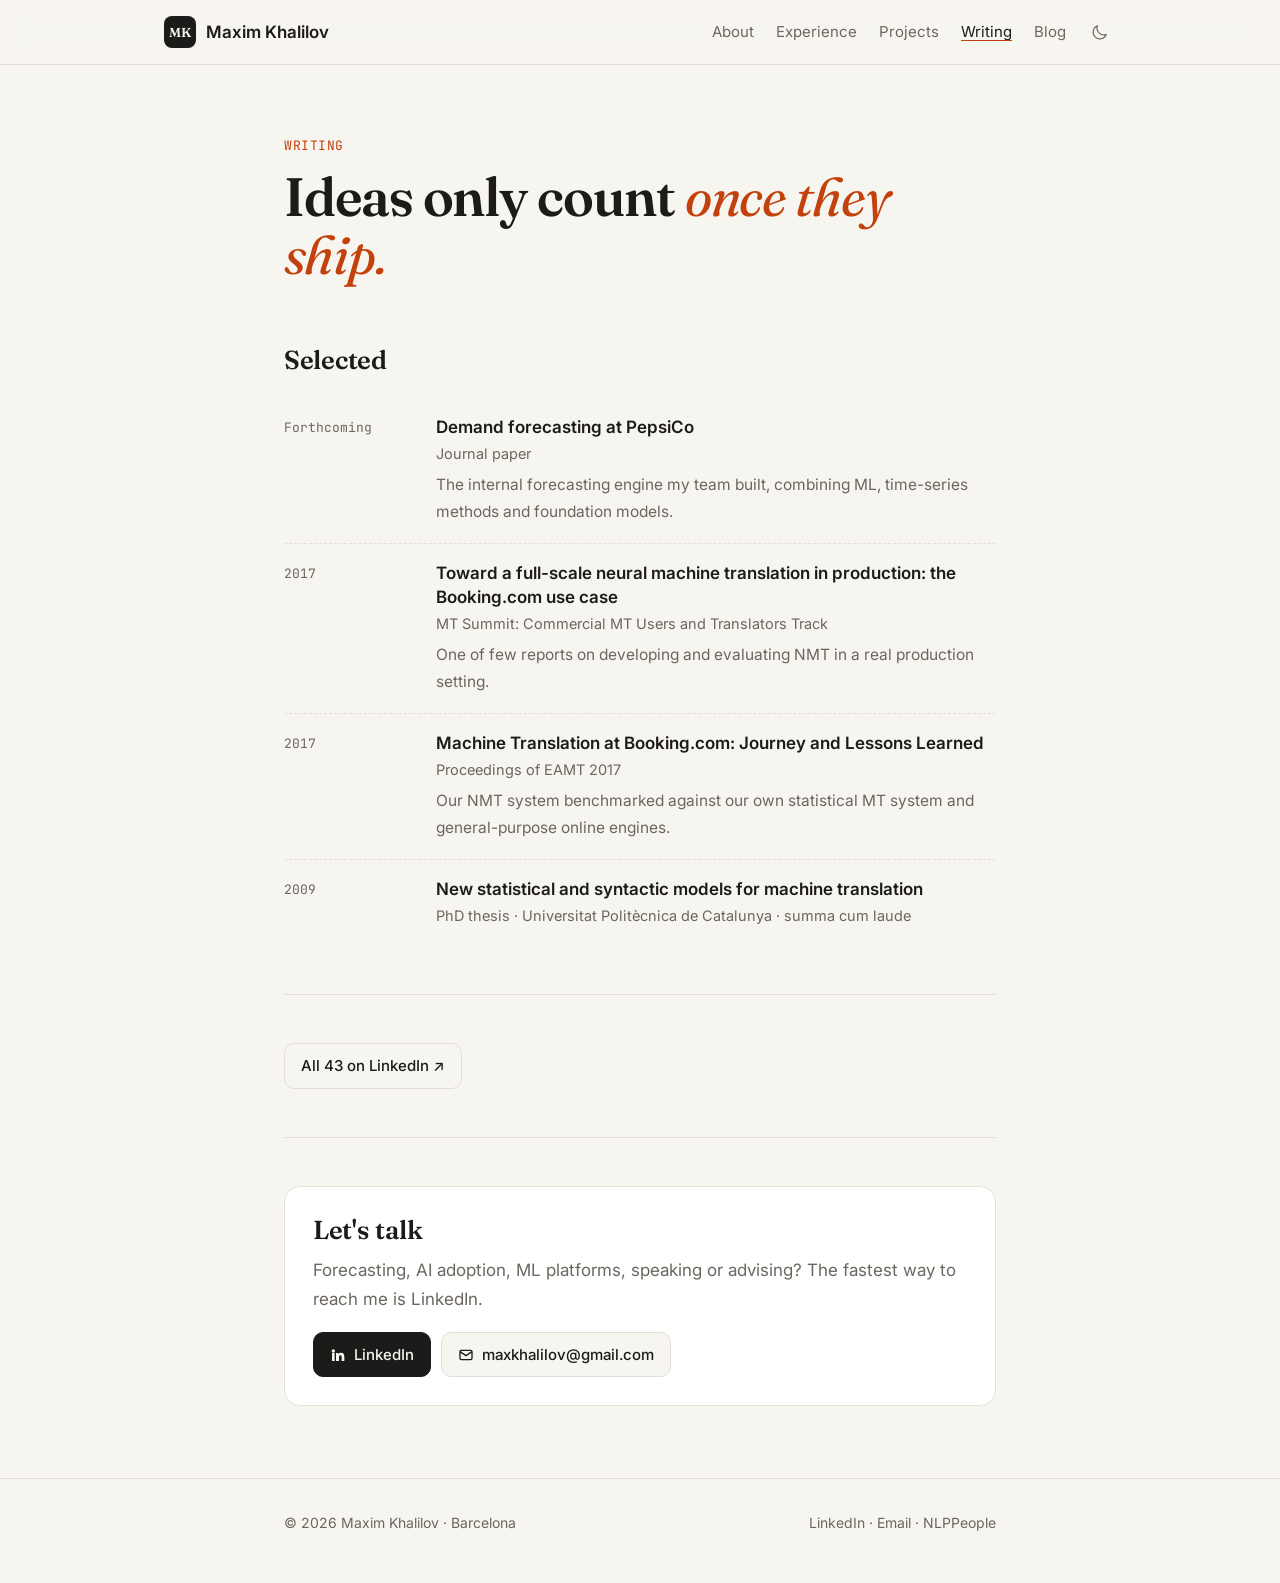
<file: writing.html>
<!DOCTYPE html>
<html lang="en">
<head>
<!-- Google tag (gtag.js) -->
<script async src="https://www.googletagmanager.com/gtag/js?id=G-8NSL2WQ9PH"></script>
<script>window.dataLayer=window.dataLayer||[];function gtag(){dataLayer.push(arguments);}gtag("js",new Date());gtag("config","G-8NSL2WQ9PH");</script>
<meta charset="utf-8">
<meta name="viewport" content="width=device-width, initial-scale=1">
<title>Writing | Maxim Khalilov</title>
<meta name="description" content="Maxim Khalilov, AI & Data Science executive in Barcelona.">
<meta property="og:title" content="Writing | Maxim Khalilov">
<meta property="og:description" content="Maxim Khalilov, AI & Data Science executive in Barcelona.">
<link rel="preconnect" href="https://fonts.googleapis.com">
<link rel="preconnect" href="https://fonts.gstatic.com" crossorigin>
<link href="https://fonts.googleapis.com/css2?family=Fraunces:ital,opsz,wght@0,9..144,400;0,9..144,600;1,9..144,400&family=Inter:wght@400;500;600&family=JetBrains+Mono&display=swap" rel="stylesheet">
<script>(function(){var p=null;try{p=localStorage.getItem("theme")}catch(e){}var d=p?p==="dark":matchMedia("(prefers-color-scheme: dark)").matches;document.documentElement.dataset.theme=d?"dark":"light"})();</script>
<link rel="stylesheet" href="style.css">
</head>
<body>
<header>
  <div class="bar">
    <a class="logo" href="index.html"><span class="mark">MK</span><span>Maxim Khalilov</span></a>
    <nav><a href="about.html">About</a><a href="experience.html">Experience</a><a href="projects.html">Projects</a><a href="writing.html" aria-current="page">Writing</a><a href="blog.html">Blog</a></nav>
    <div class="tools">
      <button class="theme-toggle" type="button" aria-label="Switch to dark mode" title="Switch to dark mode"><svg class="moon" viewBox="0 0 24 24" width="18" height="18" aria-hidden="true"><path d="M20.3 15.3A9 9 0 0 1 8.7 3.7a9 9 0 1 0 11.6 11.6Z" fill="none" stroke="currentColor" stroke-width="1.5" stroke-linejoin="round"/></svg><svg class="sun" viewBox="0 0 24 24" width="18" height="18" aria-hidden="true"><circle cx="12" cy="12" r="4" fill="none" stroke="currentColor" stroke-width="1.5"/><path d="M12 2v2m0 16v2M2 12h2m16 0h2M4.93 4.93l1.41 1.41m11.32 11.32 1.41 1.41m0-14.14-1.41 1.41M6.34 17.66l-1.41 1.41" stroke="currentColor" stroke-width="1.5" stroke-linecap="round"/></svg></button>
      <button class="menu" aria-label="Menu" onclick="document.body.classList.toggle('open')">☰</button>
    </div>
  </div>
</header>
<main class="wrap">
<div class="hero small"><div class="eyebrow">Writing</div><h1>Ideas only count <em>once they ship.</em></h1></div>
<section class="first">
  <h2>Selected</h2>
  <ul class="list"><li><div class="meta">Forthcoming</div><div><h3>Demand forecasting at PepsiCo</h3><div class="sub">Journal paper</div><p>The internal forecasting engine my team built, combining ML, time-series methods and foundation models.</p></div></li><li><div class="meta">2017</div><div><h3>Toward a full-scale neural machine translation in production: the Booking.com use case</h3><div class="sub">MT Summit: Commercial MT Users and Translators Track</div><p>One of few reports on developing and evaluating NMT in a real production setting.</p></div></li><li><div class="meta">2017</div><div><h3>Machine Translation at Booking.com: Journey and Lessons Learned</h3><div class="sub">Proceedings of EAMT 2017</div><p>Our NMT system benchmarked against our own statistical MT system and general-purpose online engines.</p></div></li><li><div class="meta">2009</div><div><h3>New statistical and syntactic models for machine translation</h3><div class="sub">PhD thesis · Universitat Politècnica de Catalunya · summa cum laude</div></div></li></ul>
</section>
<section>
  <div class="links">
    <a class="btn" href="https://www.linkedin.com/in/maximkhalilov/details/publications/">All 43 on LinkedIn ↗</a>
  </div>
</section>

<section>
  <div class="cta">
    <h2>Let's talk</h2>
    <p>Forecasting, AI adoption, ML platforms, speaking or advising? The fastest way to reach me is LinkedIn.</p>
    <div class="links">
      <a class="btn primary" href="https://www.linkedin.com/in/maximkhalilov/"><svg viewBox="0 0 24 24" fill="currentColor"><path d="M4.98 3.5a2.5 2.5 0 1 1 0 5 2.5 2.5 0 0 1 0-5zM3 9h4v12H3zM9 9h3.8v1.7h.1c.5-1 1.8-2 3.8-2 4 0 4.8 2.6 4.8 6V21h-4v-5.5c0-1.3 0-3-1.9-3s-2.1 1.4-2.1 2.9V21H9z"/></svg>LinkedIn</a>
      <a class="btn" href="mailto:maxkhalilov@gmail.com"><svg viewBox="0 0 24 24" fill="none" stroke="currentColor" stroke-width="2"><rect x="3" y="5" width="18" height="14" rx="2"/><path d="m3 7 9 6 9-6"/></svg>maxkhalilov@gmail.com</a>
    </div>
  </div>
</section>

</main>
<footer>
  <div class="wrap foot">
    <span>© 2026 Maxim Khalilov · Barcelona</span>
    <span><a href="https://www.linkedin.com/in/maximkhalilov/">LinkedIn</a> · <a href="mailto:maxkhalilov@gmail.com">Email</a> · <a href="https://www.nlppeople.com/">NLPPeople</a></span>
  </div>
</footer>
<script src="theme.js"></script>
</body>
</html>
</file>
<file: style.css>
:root{
  --bg:#f7f5f0; --ink:#1c1b19; --muted:#6b675f; --line:#e3dfd6;
  --accent:#c2410c; --card:#ffffff;
  --serif:"Fraunces",Georgia,serif; --sans:"Inter",system-ui,sans-serif; --mono:"JetBrains Mono",ui-monospace,monospace;
}
/* dark theme: explicit choice via data-theme, system setting as no-JS fallback */
:root[data-theme="dark"]{ --bg:#141412; --ink:#ece9e2; --muted:#9b968c; --line:#2b2a26; --accent:#fb923c; --card:#1c1b19; }
@media (prefers-color-scheme:dark){
  :root:not([data-theme]){ --bg:#141412; --ink:#ece9e2; --muted:#9b968c; --line:#2b2a26; --accent:#fb923c; --card:#1c1b19; }
}
*{box-sizing:border-box}
body{margin:0;background:var(--bg);color:var(--ink);font:17px/1.7 var(--sans);-webkit-font-smoothing:antialiased}
a{color:inherit;text-decoration-color:var(--accent);text-underline-offset:3px;text-decoration-thickness:1.5px}
a:hover{color:var(--accent)}
.wrap{max-width:760px;margin:0 auto;padding:0 24px}

/* header */
header{position:sticky;top:0;z-index:5;background:color-mix(in srgb,var(--bg) 88%,transparent);backdrop-filter:blur(8px);border-bottom:1px solid var(--line)}
.bar{display:flex;align-items:center;justify-content:space-between;height:64px;max-width:1000px;margin:0 auto;padding:0 24px}
.logo{display:flex;align-items:center;gap:10px;text-decoration:none;font-weight:600}
.mark{width:32px;height:32px;border-radius:8px;background:var(--ink);color:var(--bg);display:grid;place-items:center;font:600 13px var(--serif)}
nav{display:flex;gap:22px;font-size:15px}
nav a{text-decoration:none;color:var(--muted)}
nav a:hover,nav a[aria-current]{color:var(--ink)}
nav a[aria-current]{text-decoration:underline;text-decoration-color:var(--accent)}
.bar nav{margin-left:auto}
.tools{display:flex;align-items:center;gap:8px;margin-left:18px}
.theme-toggle{width:32px;height:32px;display:grid;place-items:center;padding:0;background:none;border:0;color:var(--muted);cursor:pointer;visibility:hidden;-webkit-tap-highlight-color:transparent}
.has-js .theme-toggle{visibility:visible}
.theme-toggle:hover{color:var(--ink)}
.theme-toggle .sun{display:none}
[data-theme="dark"] .theme-toggle .sun{display:block}
[data-theme="dark"] .theme-toggle .moon{display:none}
.menu{display:none;background:none;border:1px solid var(--line);border-radius:8px;color:var(--ink);font-size:18px;padding:2px 10px;cursor:pointer}
@media (max-width:760px){
  .menu{display:block}
  .tools{margin-left:auto}
  nav{display:none;position:absolute;top:64px;left:0;right:0;flex-direction:column;gap:0;background:var(--bg);border-bottom:1px solid var(--line);padding:8px 24px 16px}
  nav a{padding:8px 0}
  body.open nav{display:flex}
}

/* hero */
.hero{padding:88px 0 48px}
.hero.small{padding:72px 0 24px}
.eyebrow{font:13px var(--mono);color:var(--accent);letter-spacing:.04em;text-transform:uppercase}
h1{font:600 clamp(36px,6vw,54px)/1.08 var(--serif);letter-spacing:-.02em;margin:14px 0 20px}
h1 em{font-style:italic;font-weight:400;color:var(--accent)}
.hero.home{display:grid;grid-template-columns:1fr 220px;gap:48px;align-items:center}
.hero.home > div{grid-row:1}
.hero-photo{grid-column:2;grid-row:1;width:220px;height:220px;border-radius:50%;object-fit:cover;border:3px solid var(--line)}
@media (max-width:720px){
  .hero.home{grid-template-columns:1fr;gap:24px;padding-top:48px}
  .hero.home > div{grid-row:2}
  .hero-photo{grid-column:1;width:140px;height:140px}
}
.lede{font-size:19px;color:var(--muted);max-width:580px;margin:0}

section{padding:48px 0;border-top:1px solid var(--line)}
section.first{border-top:0;padding-top:16px}
h2{font:600 26px/1.2 var(--serif);margin:0 0 22px;letter-spacing:-.01em}
h2 .n{font:13px var(--mono);color:var(--muted);text-transform:uppercase;letter-spacing:.06em}
.sub{font-size:14.5px;color:var(--muted)}
.prose p{margin:0 0 16px}
.note{font:12px var(--mono);color:var(--muted);margin:18px 0 0}

/* stats */
.stats{display:grid;grid-template-columns:repeat(4,1fr);gap:1px;background:var(--line);border:1px solid var(--line);border-radius:14px;overflow:hidden;margin-bottom:56px}
.stats div{background:var(--card);padding:18px}
.stats b{display:block;font:600 28px var(--serif)}
.stats span{font-size:13.5px;color:var(--muted)}
.stats.compact{grid-template-columns:repeat(3,1fr);margin:24px 0}
.stats.trio{grid-template-columns:repeat(3,1fr)}
@media (max-width:620px){ .stats{grid-template-columns:repeat(2,1fr)} .stats.compact{grid-template-columns:1fr 1fr 1fr} .stats.compact b{font-size:22px} .stats.trio{grid-template-columns:1fr 1fr 1fr} .stats.trio b{font-size:22px} }

.now{margin:0;padding-left:1.2em}
.now li{margin:0 0 12px;padding-left:.2em}
.now li::marker{color:var(--accent)}

/* cards */
.cards{display:grid;grid-template-columns:1fr 1fr;gap:14px}
.card{position:relative;display:block;text-decoration:none;background:var(--card);border:1px solid var(--line);border-radius:14px;padding:20px 22px;transition:border-color .15s,transform .15s}
.card:hover{border-color:var(--accent);transform:translateY(-2px);color:inherit}
.card h3{margin:0 0 6px;font:600 18px var(--serif)}
.card p{margin:0;color:var(--muted);font-size:15px}
.card span{position:absolute;top:18px;right:20px;color:var(--accent)}
.cards > .card:last-child:nth-child(odd){grid-column:1/-1}
@media (max-width:620px){ .cards{grid-template-columns:1fr} }

/* quotes */
.quotes{display:grid;gap:16px}
blockquote{margin:0;padding:4px 0 4px 20px;border-left:3px solid var(--accent);font:400 19px/1.5 var(--serif);font-style:italic}
cite{display:block;margin-top:8px;font:13px var(--sans);font-style:normal;color:var(--muted)}

/* about */
.about{display:grid;grid-template-columns:160px 1fr;gap:36px;align-items:start}
.portrait{width:160px;aspect-ratio:1;border-radius:16px;background:linear-gradient(135deg,var(--accent),#7c2d12);display:grid;place-items:center;color:#fff;font:600 48px var(--serif);overflow:hidden}
.portrait img{width:100%;height:100%;object-fit:cover}
@media (max-width:620px){ .about{grid-template-columns:1fr} }
.chips{display:flex;flex-wrap:wrap;gap:8px}
.chips span{font-size:14px;border:1px solid var(--line);background:var(--card);border-radius:999px;padding:5px 13px}

/* timeline list */
.list{list-style:none;padding:0;margin:0}
.list li{display:grid;grid-template-columns:130px 1fr;gap:22px;padding:18px 0;border-bottom:1px dashed var(--line)}
.list li:last-child{border-bottom:0}
.list .meta{font:13px/1.9 var(--mono);color:var(--muted)}
.list h3{font:600 17px/1.4 var(--sans);margin:0 0 2px}
.list p{margin:6px 0 0;color:var(--muted);font-size:15.5px}
@media (max-width:620px){ .list li{grid-template-columns:1fr;gap:2px} }

/* project */
.project{background:var(--card);border:1px solid var(--line);border-radius:18px;padding:28px}
.project-top{display:flex;align-items:center;gap:16px;flex-wrap:wrap;margin-bottom:20px}
.plogo{width:56px;height:56px;border-radius:12px;background:var(--ink);color:var(--bg);display:grid;place-items:center;font:600 15px var(--mono)}
.project .stats{margin:20px 0 24px}
.project .stats div{background:var(--bg)}
.pill{display:inline-flex;align-items:center;gap:7px;font:12px var(--mono);text-transform:uppercase;letter-spacing:.05em;color:var(--accent);border:1px solid color-mix(in srgb,var(--accent) 40%,transparent);border-radius:999px;padding:4px 12px}
.pill::before{content:"";width:6px;height:6px;border-radius:50%;background:var(--accent)}
.grid3{display:grid;grid-template-columns:repeat(3,1fr);gap:20px}
.grid3 h3{font:600 16px var(--sans);margin:0 0 6px}
.grid3 p{margin:0;font-size:14.5px;color:var(--muted)}
@media (max-width:680px){ .grid3{grid-template-columns:1fr} }
.placeholder{border:1.5px dashed var(--line);border-radius:14px;padding:22px;text-align:center;color:var(--muted);font-size:15px}

/* certs */
.certs{display:grid;grid-template-columns:1fr 1fr;gap:14px}
.cert{display:flex;gap:14px;align-items:center;background:var(--card);border:1px solid var(--line);border-radius:14px;padding:16px}
.cert h3{margin:0;font:600 15.5px/1.35 var(--sans)}
.cert p{margin:2px 0 0;font-size:13.5px;color:var(--muted)}
.issuer{flex:none;width:46px;height:46px;border-radius:10px;display:grid;place-items:center;font:600 12px var(--mono);background:var(--line);color:var(--ink)}
.issuer.aws{background:#232f3e;color:#ff9900}
.issuer.gcp{background:#e8f0fe;color:#1a73e8}
.cert.more{border-style:dashed;background:transparent}
@media (max-width:620px){ .certs{grid-template-columns:1fr} }

/* buttons & cta */
.cta{background:var(--card);border:1px solid var(--line);border-radius:16px;padding:28px}
.cta h2{margin-bottom:10px}
.cta p{margin:0 0 18px;color:var(--muted)}
.links{display:flex;flex-wrap:wrap;gap:10px}
.btn{display:inline-flex;align-items:center;gap:8px;text-decoration:none;font-size:15px;font-weight:500;padding:9px 16px;border-radius:10px;border:1px solid var(--line);background:var(--bg);white-space:nowrap}
.btn.primary{background:var(--ink);color:var(--bg);border-color:var(--ink)}
.btn.primary:hover{color:var(--bg);opacity:.9}
.btn svg{width:16px;height:16px}

footer{border-top:1px solid var(--line);padding:32px 0 48px;font-size:14px;color:var(--muted);margin-top:24px}
.foot{display:flex;justify-content:space-between;flex-wrap:wrap;gap:12px}
footer a{text-decoration:none}

/* blog */
.posts h3 a{text-decoration:none}
.posts h3 a:hover{color:var(--accent)}
.eyebrow a{color:inherit;text-decoration:none}
.eyebrow a:hover{text-decoration:underline}
.chess{margin:8px 0 48px}
.board{display:grid;grid-template-columns:repeat(8,1fr);width:min(100%,480px);aspect-ratio:1;margin:0 auto;border:8px solid #2a2622;border-radius:4px;box-shadow:0 12px 32px rgba(0,0,0,.25)}
.sq{display:grid;place-items:center;overflow:hidden}
.sq.l{background:#e8d9b8}
.sq.d{background:#a3815a}
.sq.hl{background:#cf9b4f}
.pc{font:clamp(22px,7.6vw,46px)/1 "Segoe UI Symbol","Apple Symbols","DejaVu Sans",serif}
.pc.b{color:#1c1a17;text-shadow:0 1px 0 rgba(255,255,255,.25)}
.pc.w{color:#fbf8f1;-webkit-text-stroke:1px #2a2622;text-shadow:0 1px 1px rgba(0,0,0,.35)}
.chess figcaption{width:min(100%,480px);margin:14px auto 0;text-align:center}
.moves{font:12.5px/1.6 var(--mono);color:var(--muted)}
.moves b{color:var(--accent);font-weight:600}
.pill.novelty{margin-top:10px}
.pill.novelty::before{display:none}
.chess figcaption p{font:400 18px/1.55 var(--serif);text-align:left;margin:18px 0 0}
.post-body p{font-size:18px}
.post-foot{margin:32px 0 0;font-size:15px}
.linkcard{display:flex;flex-direction:column;gap:4px;margin:4px 0 0;padding:18px 20px;border:1px solid var(--line);border-radius:14px;background:var(--card);text-decoration:none;transition:border-color .15s}
.linkcard:hover{border-color:var(--accent);color:inherit}
.linkcard-title{font:600 18px/1.35 var(--serif)}
.linkcard-host{font-size:14px;color:var(--muted)}
.post-body ul{margin:0 0 16px;padding-left:1.2em}
.post-body li{margin:0 0 8px;font-size:18px}
.post-body li::marker{color:var(--accent)}
</file>
